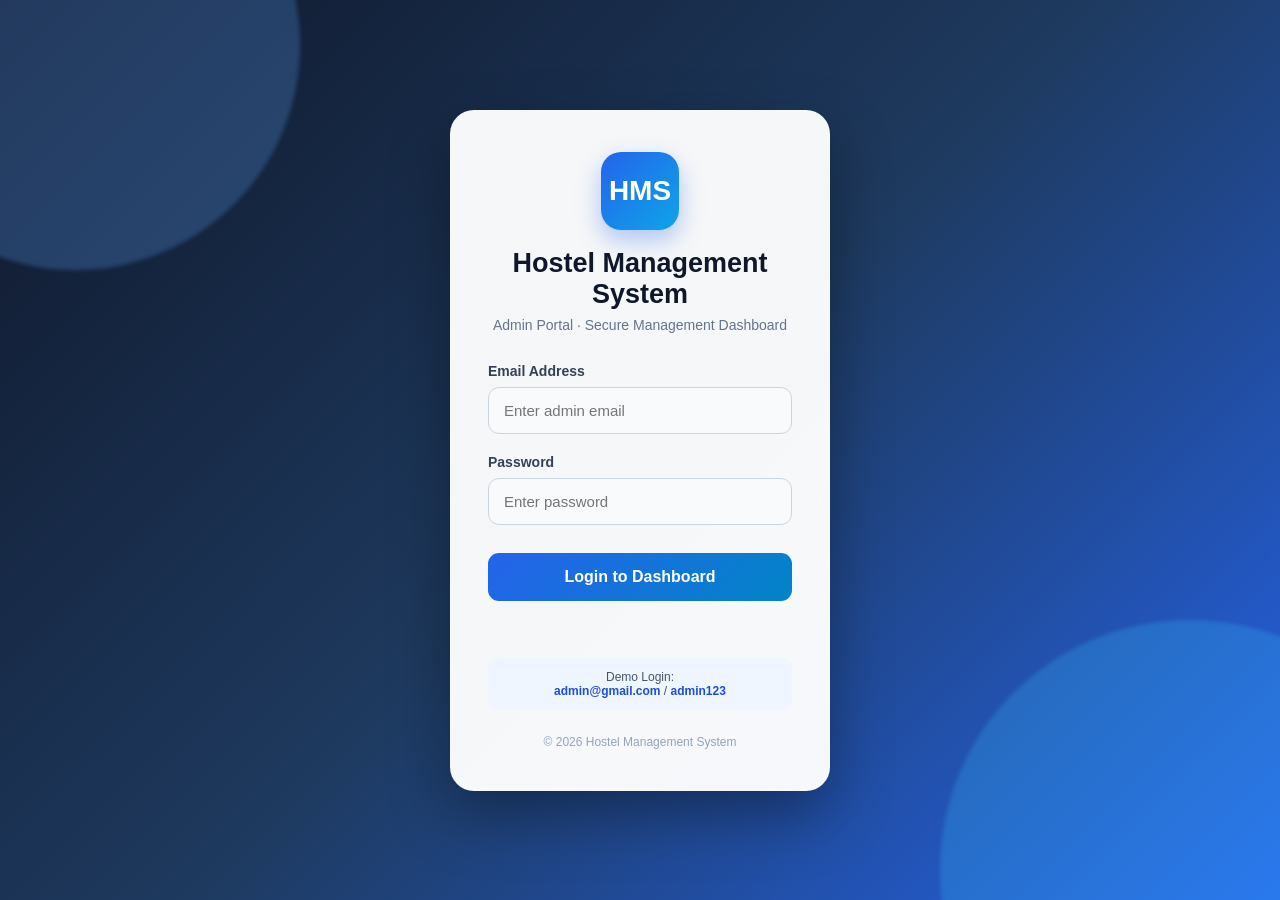
<file: index.html>
<!DOCTYPE html>
<html lang="en">

<head>
    <meta charset="UTF-8">
    <meta name="viewport" content="width=device-width, initial-scale=1.0">

    <title>HMS | Admin Login</title>

    <style>
        * {
            margin: 0;
            padding: 0;
            box-sizing: border-box;
            font-family: Arial, Helvetica, sans-serif;
        }

        body {
            min-height: 100vh;
            background: linear-gradient(135deg, #0f172a, #1e3a5f, #2563eb);
            display: flex;
            align-items: center;
            justify-content: center;
            overflow: hidden;
        }

        body::before,
        body::after {
            content: "";
            position: fixed;
            border-radius: 50%;
            filter: blur(2px);
            opacity: 0.25;
        }

        body::before {
            width: 450px;
            height: 450px;
            background: #60a5fa;
            top: -180px;
            left: -150px;
        }

        body::after {
            width: 500px;
            height: 500px;
            background: #38bdf8;
            bottom: -220px;
            right: -160px;
        }

        .login-container {
            width: 100%;
            max-width: 430px;
            padding: 25px;
            position: relative;
            z-index: 2;
        }

        .login-card {
            background: rgba(255, 255, 255, 0.96);
            border-radius: 24px;
            padding: 42px 38px;
            box-shadow: 0 25px 60px rgba(0, 0, 0, 0.35);
            text-align: center;
        }

        .logo-box {
            width: 78px;
            height: 78px;
            margin: 0 auto 18px;
            border-radius: 20px;
            background: linear-gradient(135deg, #2563eb, #0ea5e9);
            color: white;
            display: flex;
            align-items: center;
            justify-content: center;
            box-shadow: 0 10px 25px rgba(37, 99, 235, 0.35);
        }

        .logo-box span {
            font-size: 28px;
            font-weight: bold;
        }

        h1 {
            color: #0f172a;
            font-size: 27px;
            margin-bottom: 7px;
        }

        .subtitle {
            color: #64748b;
            font-size: 14px;
            margin-bottom: 30px;
        }

        .form-group {
            text-align: left;
            margin-bottom: 20px;
        }

        label {
            display: block;
            color: #334155;
            font-size: 14px;
            font-weight: bold;
            margin-bottom: 8px;
        }

        input[type="email"],
        input[type="password"] {
            width: 100%;
            padding: 14px 15px;
            border: 1px solid #cbd5e1;
            border-radius: 11px;
            outline: none;
            font-size: 15px;
            transition: 0.2s;
            background: #f8fafc;
        }

        input:focus {
            border-color: #2563eb;
            background: white;
            box-shadow: 0 0 0 3px rgba(37, 99, 235, 0.12);
        }

        .login-btn {
            width: 100%;
            border: none;
            padding: 15px;
            border-radius: 11px;
            background: linear-gradient(135deg, #2563eb, #0284c7);
            color: white;
            font-size: 16px;
            font-weight: bold;
            cursor: pointer;
            transition: 0.25s;
            margin-top: 8px;
        }

        .login-btn:hover {
            transform: translateY(-2px);
            box-shadow: 0 10px 25px rgba(37, 99, 235, 0.3);
        }

        .login-btn:active {
            transform: translateY(0);
        }

        .login-btn:disabled {
            opacity: 0.7;
            cursor: not-allowed;
            transform: none;
        }

        .demo {
            margin-top: 22px;
            padding: 12px;
            border-radius: 10px;
            background: #eff6ff;
            color: #475569;
            font-size: 12px;
        }

        .demo strong {
            color: #1d4ed8;
        }

        #loginMessage {
            margin-top: 15px;
            font-size: 14px;
            min-height: 20px;
        }

        .footer {
            margin-top: 25px;
            color: #94a3b8;
            font-size: 12px;
        }

        @media (max-width: 500px) {
            .login-card {
                padding: 32px 25px;
            }
        }
    </style>
</head>

<body>

    <div class="login-container">

        <div class="login-card">

            <div class="logo-box">
                <span>HMS</span>
            </div>

            <h1>Hostel Management System</h1>

            <p class="subtitle">
                Admin Portal · Secure Management Dashboard
            </p>

            <form id="loginForm">

                <div class="form-group">

                    <label for="email">
                        Email Address
                    </label>

                    <input
                        type="email"
                        id="email"
                        name="email"
                        placeholder="Enter admin email"
                        autocomplete="username"
                        required
                    >

                </div>

                <div class="form-group">

                    <label for="password">
                        Password
                    </label>

                    <input
                        type="password"
                        id="password"
                        name="password"
                        placeholder="Enter password"
                        autocomplete="current-password"
                        required
                    >

                </div>

                <button
                    type="submit"
                    class="login-btn"
                >
                    Login to Dashboard
                </button>

                <p id="loginMessage"></p>

            </form>

            <div class="demo">
                Demo Login:<br>
                <strong>admin@gmail.com</strong>
                /
                <strong>admin123</strong>
            </div>

            <div class="footer">
                © 2026 Hostel Management System
            </div>

        </div>

    </div>

    <script>

        document
            .getElementById("loginForm")
            .addEventListener("submit", async function (e) {

                e.preventDefault();

                const email =
                    document.getElementById("email").value.trim();

                const password =
                    document.getElementById("password").value;

                const message =
                    document.getElementById("loginMessage");

                const button =
                    document.querySelector(".login-btn");


                message.textContent = "Logging in...";
                message.style.color = "#2563eb";

                button.disabled = true;


                try {

                    const response = await fetch(
                        "auth/login.php",
                        {
                            method: "POST",

                            headers: {
                                "Content-Type": "application/json"
                            },

                            body: JSON.stringify({
                                email: email,
                                password: password
                            })
                        }
                    );


                    if (!response.ok) {

                        throw new Error(
                            "Server returned HTTP " + response.status
                        );

                    }


                    const data = await response.json();


                    if (data.success) {

                        message.textContent =
                            "Login successful! Opening dashboard...";

                        message.style.color = "green";


                        /*
                         * IMPORTANT:
                         * Dashboard opens in the SAME browser tab.
                         *
                         * Change this path only if your dashboard
                         * is located somewhere else.
                         */

                        setTimeout(function () {

                            window.location.href =
                                "pages/dashboard.html";

                        }, 700);


                    } else {

                        message.textContent =
                            data.message ||
                            "Invalid email or password.";

                        message.style.color = "red";

                    }


                } catch (error) {

                    console.error(
                        "Login Error:",
                        error
                    );


                    message.textContent =
                        "Unable to connect to the server.";

                    message.style.color = "red";


                } finally {

                    button.disabled = false;

                }

            });

    </script>

</body>

</html>
</file>
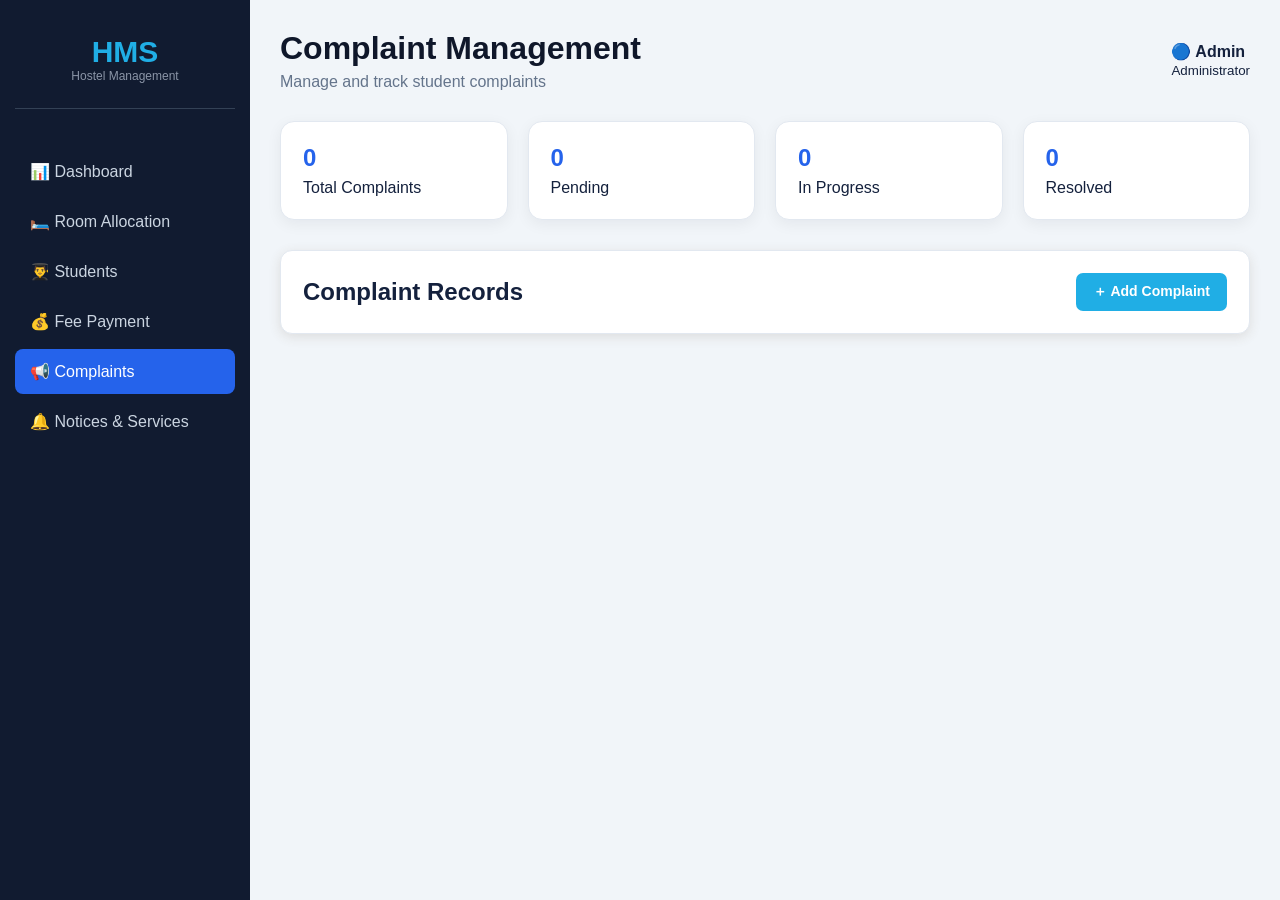
<file: pages/complaints.html>
<!DOCTYPE html>
<html lang="en">

<head>
    <meta charset="UTF-8">
    <meta name="viewport" content="width=device-width, initial-scale=1">

    <title>Complaint Management | HMS</title>

    <link rel="stylesheet" href="../css/style.css">

    <style>
        body {
            margin: 0;
            font-family: Arial;
            background: #f5f7fb;
            color: #14213d;
        }

        .layout {
            display: flex;
            min-height: 100vh;
        }

        .sidebar {
            width: 250px;
            background: #111b30;
            color: white;
            padding: 25px 15px;
        }

        .logo {
            text-align: center;
            margin-bottom: 40px;
        }

        .logo h2 {
            color: #20aee5;
            font-size: 30px;
            margin: 0;
        }

        .logo p {
            color: #8b95a7;
        }

        .nav a {
            display: block;
            color: #dce3ef;
            text-decoration: none;
            padding: 15px;
            border-radius: 8px;
            margin: 5px 0;
        }

        .nav a:hover,
        .nav a.active {
            background: #243452;
        }

        .main {
            flex: 1;
            padding: 35px;
        }

        .header {
            display: flex;
            justify-content: space-between;
            align-items: center;
        }

        .cards {
            display: grid;
            grid-template-columns: repeat(4, 1fr);
            gap: 20px;
            margin: 30px 0;
        }

        .card,
        .section {
            background: white;
            padding: 22px;
            border-radius: 12px;
            box-shadow: 0 3px 12px #ddd;
        }

        button {
            padding: 10px 17px;
            border: 0;
            border-radius: 7px;
            background: #20aee5;
            color: white;
            cursor: pointer;
        }

        button.danger {
            background: #e74c3c;
        }

        select,
        input,
        textarea {
            width: 100%;
            box-sizing: border-box;
            padding: 12px;
            border: 1px solid #ccc;
            border-radius: 7px;
            margin: 7px 0 15px;
        }

        .modal {
            display: none;
            position: fixed;
            inset: 0;
            background: #0008;
            align-items: center;
            justify-content: center;
        }

        .modal-box {
            background: white;
            width: 500px;
            padding: 30px;
            border-radius: 12px;
        }

        .close {
            float: right;
            font-size: 25px;
            cursor: pointer;
        }

        .complaint {
            border: 1px solid #ddd;
            border-radius: 10px;
            padding: 20px;
            margin: 15px 0;
        }

        .pending {
            color: #d68910;
        }

        .progress {
            color: #2980b9;
        }

        .resolved {
            color: #16834a;
        }
    </style>
</head>

<body>

<div class="layout">

    <aside class="sidebar">

        <div class="logo">
            <h2>HMS</h2>
            <p>Hostel Management</p>
        </div>

        <div class="nav">
            <a href="dashboard.html">📊 Dashboard</a>
            <a href="rooms.html">🛏️ Room Allocation</a>
            <a href="students.html">👨‍🎓 Students</a>
            <a href="fees.html">💰 Fee Payment</a>
            <a href="complaints.html" class="active">📢 Complaints</a>
            <a href="notices.html">🔔 Notices & Services</a>
        </div>

    </aside>

    <main class="main">

        <div class="header">

            <div>
                <h1>Complaint Management</h1>
                <p>Manage and track student complaints</p>
            </div>

            <div>
                <b>🔵 Admin</b>
                <br>
                <small>Administrator</small>
            </div>

        </div>

        <div class="cards">

            <div class="card">
                <h2 id="total">0</h2>
                <p>Total Complaints</p>
            </div>

            <div class="card">
                <h2 id="pending">0</h2>
                <p>Pending</p>
            </div>

            <div class="card">
                <h2 id="progress">0</h2>
                <p>In Progress</p>
            </div>

            <div class="card">
                <h2 id="resolved">0</h2>
                <p>Resolved</p>
            </div>

        </div>

        <div class="section">

            <div style="display:flex;justify-content:space-between;align-items:center">

                <h2>Complaint Records</h2>

                <button onclick="openModal()">
                    ＋ Add Complaint
                </button>

            </div>

            <div id="complaints"></div>

        </div>

    </main>

</div>


<div class="modal" id="modal">

    <div class="modal-box">

        <span class="close" onclick="closeModal()">×</span>

        <h2>Add Complaint</h2>

        <label>Student Name</label>

        <input
            id="studentName"
            placeholder="Enter student name"
        >

        <label>Student ID</label>

        <input
            id="studentId"
            placeholder="Enter student ID"
        >

        <label>Complaint Title</label>

        <input
            id="title"
            placeholder="Enter complaint title"
        >

        <label>Category</label>

        <select id="category">

            <option>Electrical</option>
            <option>Water Supply</option>
            <option>Furniture</option>
            <option>Cleanliness</option>
            <option>Internet</option>
            <option>Other</option>

        </select>

        <label>Description</label>

        <textarea
            id="description"
            rows="4"
            placeholder="Describe the complaint"
        ></textarea>

        <button
            onclick="addComplaint()"
            style="width:100%"
        >
            Submit Complaint
        </button>

    </div>

</div>


<script>

let complaints =
    JSON.parse(localStorage.getItem("hms_complaints")) || [];


function save() {

    localStorage.setItem(
        "hms_complaints",
        JSON.stringify(complaints)
    );

}


function render() {

    let container =
        document.getElementById("complaints");

    container.innerHTML = "";

    let pending = 0;
    let progress = 0;
    let resolved = 0;


    complaints.forEach((c, index) => {

        if (c.status === "Pending")
            pending++;

        if (c.status === "In Progress")
            progress++;

        if (c.status === "Resolved")
            resolved++;


        let div = document.createElement("div");

        div.className = "complaint";


        div.innerHTML = `

            <h2>${c.title}</h2>

            <p>
                <b>Complaint ID:</b>
                CMP${String(index + 1).padStart(3, "0")}
            </p>

            <p>
                <b>Student:</b>
                ${c.studentName}
            </p>

            <p>
                <b>Student ID:</b>
                ${c.studentId}
            </p>

            <p>
                <b>Category:</b>
                ${c.category}
            </p>

            <p>
                <b>Date:</b>
                ${c.date}
            </p>

            <p>
                ${c.description}
            </p>

            <p>
                <b>Status:</b>

                <select
                    onchange="changeStatus(${index}, this.value)"
                    style="width:auto"
                >

                    <option
                        ${c.status === "Pending" ? "selected" : ""}
                    >
                        Pending
                    </option>

                    <option
                        ${c.status === "In Progress" ? "selected" : ""}
                    >
                        In Progress
                    </option>

                    <option
                        ${c.status === "Resolved" ? "selected" : ""}
                    >
                        Resolved
                    </option>

                </select>

            </p>

            <button
                class="danger"
                onclick="deleteComplaint(${index})"
            >
                Delete
            </button>

        `;


        container.appendChild(div);

    });


    document.getElementById("total").innerText =
        complaints.length;

    document.getElementById("pending").innerText =
        pending;

    document.getElementById("progress").innerText =
        progress;

    document.getElementById("resolved").innerText =
        resolved;

}


function openModal() {

    document.getElementById("modal").style.display = "flex";

}


function closeModal() {

    document.getElementById("modal").style.display = "none";

}


function addComplaint() {

    let studentName =
        document.getElementById("studentName").value.trim();

    let studentId =
        document.getElementById("studentId").value.trim();

    let title =
        document.getElementById("title").value.trim();

    let category =
        document.getElementById("category").value;

    let description =
        document.getElementById("description").value.trim();


    if (
        !studentName ||
        !studentId ||
        !title ||
        !description
    ) {

        alert("Please fill all fields.");

        return;

    }


    complaints.push({

        studentName: studentName,

        studentId: studentId,

        title: title,

        category: category,

        description: description,

        status: "Pending",

        date: new Date().toLocaleDateString()

    });


    save();

    render();

    closeModal();


    document.getElementById("studentName").value = "";

    document.getElementById("studentId").value = "";

    document.getElementById("title").value = "";

    document.getElementById("description").value = "";


    alert("Complaint added successfully!");

}


function changeStatus(index, status) {

    complaints[index].status = status;

    save();

    render();

}


function deleteComplaint(index) {

    if (confirm("Delete this complaint?")) {

        complaints.splice(index, 1);

        save();

        render();

    }

}


render();

</script>

</body>

</html>
</file>
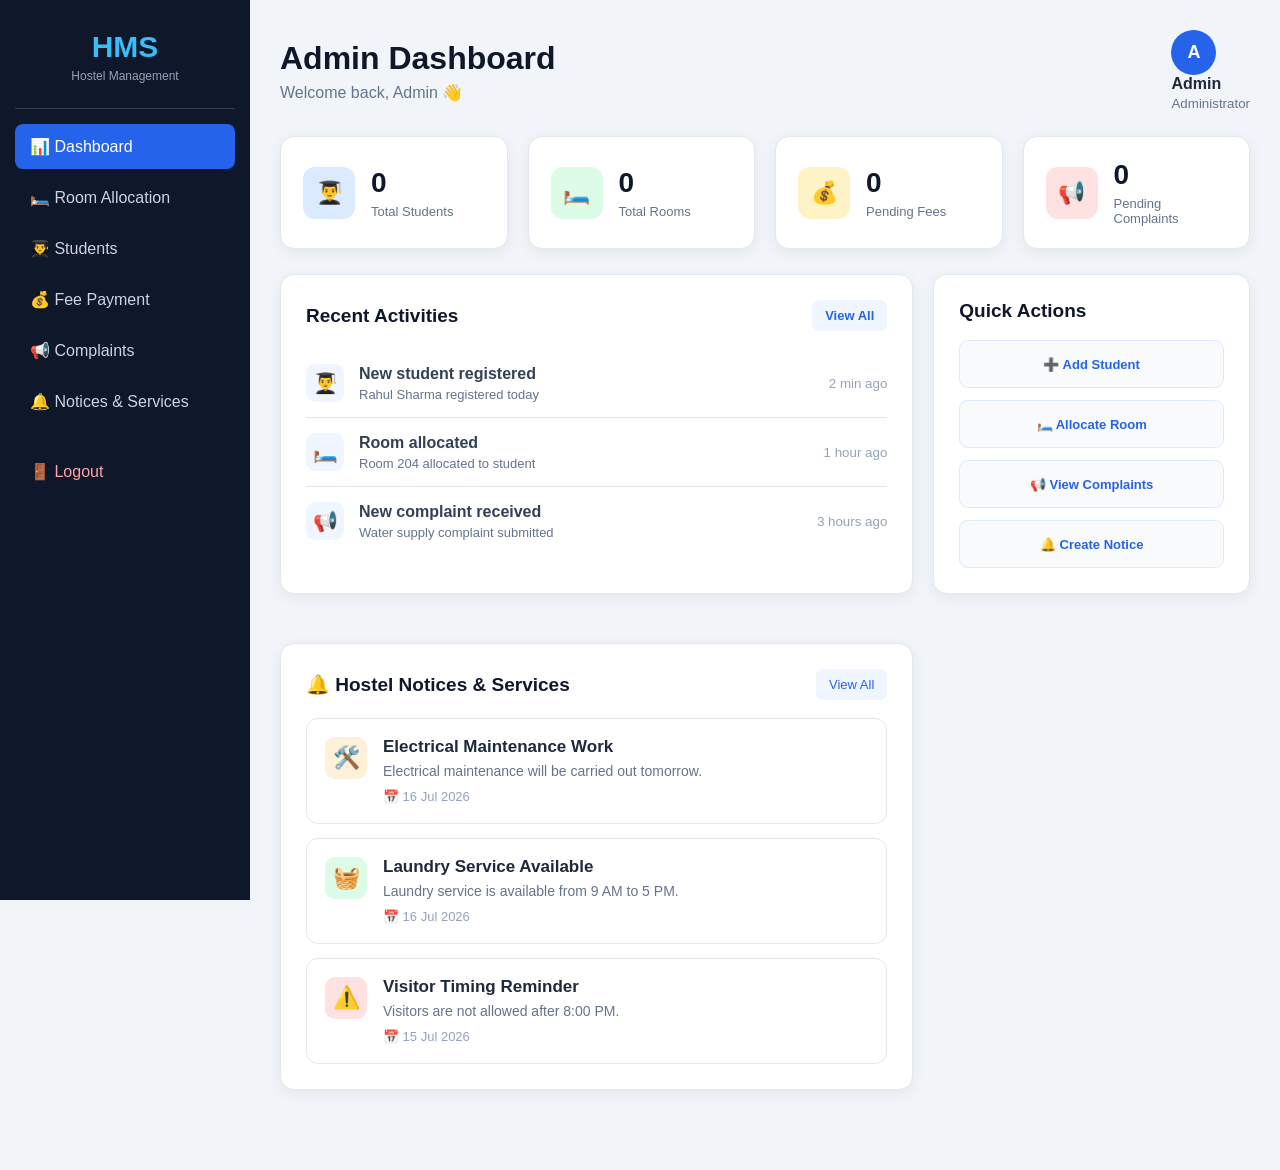
<file: pages/dashboard.html>
<!DOCTYPE html>
<html lang="en">

<head>
    <meta charset="UTF-8">
    <meta name="viewport" content="width=device-width, initial-scale=1.0">

    <title>Admin Dashboard | Hostel Management System</title>

    <link rel="stylesheet" href="../css/style.css">
</head>

<body>

    <!-- Sidebar -->
    <div class="sidebar">

        <div class="logo">
            <h2>HMS</h2>
            <p>Hostel Management</p>
        </div>

        <ul class="menu">

            <li class="active">
                <a href="dashboard.html">📊 Dashboard</a>
            </li>

            <li>
                <a href="rooms.html">🛏️ Room Allocation</a>
            </li>

            <li>
                <a href="students.html">👨‍🎓 Students</a>
            </li>

            <li>
                <a href="fees.html">💰 Fee Payment</a>
            </li>

            <li>
                <a href="complaints.html">📢 Complaints</a>
            </li>

            <li>
                <a href="notices.html">🔔 Notices & Services</a>
            </li>

        </ul>

        <div class="logout">
            <a href="../index.html">🚪 Logout</a>
        </div>

    </div>


    <!-- Main Content -->
    <div class="main-content">

        <!-- Top Bar -->
        <div class="topbar">

            <div>
                <h1>Admin Dashboard</h1>
                <p>Welcome back, Admin 👋</p>
            </div>

            <div class="admin-profile">

                <div class="profile-icon">
                    A
                </div>

                <div>
                    <strong>Admin</strong>
                    <small>Administrator</small>
                </div>

            </div>

        </div>


        <!-- Dashboard Cards -->
        <div class="dashboard-cards">

            <div class="card">

                <div class="card-icon blue">
                    👨‍🎓
                </div>

                <div>
                    <h3 id="totalStudents">0</h3>
                    <p>Total Students</p>
                </div>

            </div>


            <div class="card">

                <div class="card-icon green">
                    🛏️
                </div>

                <div>
                    <h3 id="totalRooms">0</h3>
                    <p>Total Rooms</p>
                </div>

            </div>


            <div class="card">

                <div class="card-icon orange">
                    💰
                </div>

                <div>
                    <h3 id="pendingFees">0</h3>
                    <p>Pending Fees</p>
                </div>

            </div>


            <div class="card">

                <div class="card-icon red">
                    📢
                </div>

                <div>
                    <h3 id="pendingComplaints">0</h3>
                    <p>Pending Complaints</p>
                </div>

            </div>

        </div>


        <!-- Dashboard Sections -->
        <div class="dashboard-sections">

            <!-- Recent Activities -->
            <div class="section-box">

                <div class="section-header">

                    <h2>Recent Activities</h2>

                    <button onclick="showMessage()">
                        View All
                    </button>

                </div>


                <div class="activity">

                    <span class="activity-icon">
                        👨‍🎓
                    </span>

                    <div>
                        <strong>New student registered</strong>
                        <p>Rahul Sharma registered today</p>
                    </div>

                    <small>
                        2 min ago
                    </small>

                </div>


                <div class="activity">

                    <span class="activity-icon">
                        🛏️
                    </span>

                    <div>
                        <strong>Room allocated</strong>
                        <p>Room 204 allocated to student</p>
                    </div>

                    <small>
                        1 hour ago
                    </small>

                </div>


                <div class="activity">

                    <span class="activity-icon">
                        📢
                    </span>

                    <div>
                        <strong>New complaint received</strong>
                        <p>Water supply complaint submitted</p>
                    </div>

                    <small>
                        3 hours ago
                    </small>

                </div>

            </div>


            <!-- Quick Actions -->
            <div class="section-box">

                <div class="section-header">

                    <h2>Quick Actions</h2>

                </div>


                <div class="quick-actions">

                    <a href="students.html" class="action-btn">
                        ➕ Add Student
                    </a>

                    <a href="rooms.html" class="action-btn">
                        🛏️ Allocate Room
                    </a>

                    <a href="complaints.html" class="action-btn">
                        📢 View Complaints
                    </a>

                    <a href="notices.html" class="action-btn">
                        🔔 Create Notice
                    </a>

                </div>

            </div>

        </div>


        <!-- Hostel Notices & Services -->
        <div class="dashboard-sections">

            <div class="section-box hostel-notices">

                <div class="section-header">

                    <h2>
                        🔔 Hostel Notices & Services
                    </h2>

                    <a href="notices.html" class="view-all">
                        View All
                    </a>

                </div>


                <div class="dashboard-notice-list">


                    <!-- Maintenance Notice -->
                    <div class="dashboard-notice">

                        <span class="notice-icon maintenance-icon">
                            🛠️
                        </span>

                        <div class="notice-content">

                            <h3>
                                Electrical Maintenance Work
                            </h3>

                            <p>
                                Electrical maintenance will be
                                carried out tomorrow.
                            </p>

                            <small>
                                📅 16 Jul 2026
                            </small>

                        </div>

                    </div>


                    <!-- Service Notice -->
                    <div class="dashboard-notice">

                        <span class="notice-icon service-icon">
                            🧺
                        </span>

                        <div class="notice-content">

                            <h3>
                                Laundry Service Available
                            </h3>

                            <p>
                                Laundry service is available
                                from 9 AM to 5 PM.
                            </p>

                            <small>
                                📅 16 Jul 2026
                            </small>

                        </div>

                    </div>


                    <!-- Hostel Rule Notice -->
                    <div class="dashboard-notice">

                        <span class="notice-icon important-icon">
                            ⚠️
                        </span>

                        <div class="notice-content">

                            <h3>
                                Visitor Timing Reminder
                            </h3>

                            <p>
                                Visitors are not allowed
                                after 8:00 PM.
                            </p>

                            <small>
                                📅 15 Jul 2026
                            </small>

                        </div>

                    </div>

                </div>

            </div>

        </div>

    </div>


    <script src="../js/script.js"></script>

</body>

</html>
</file>
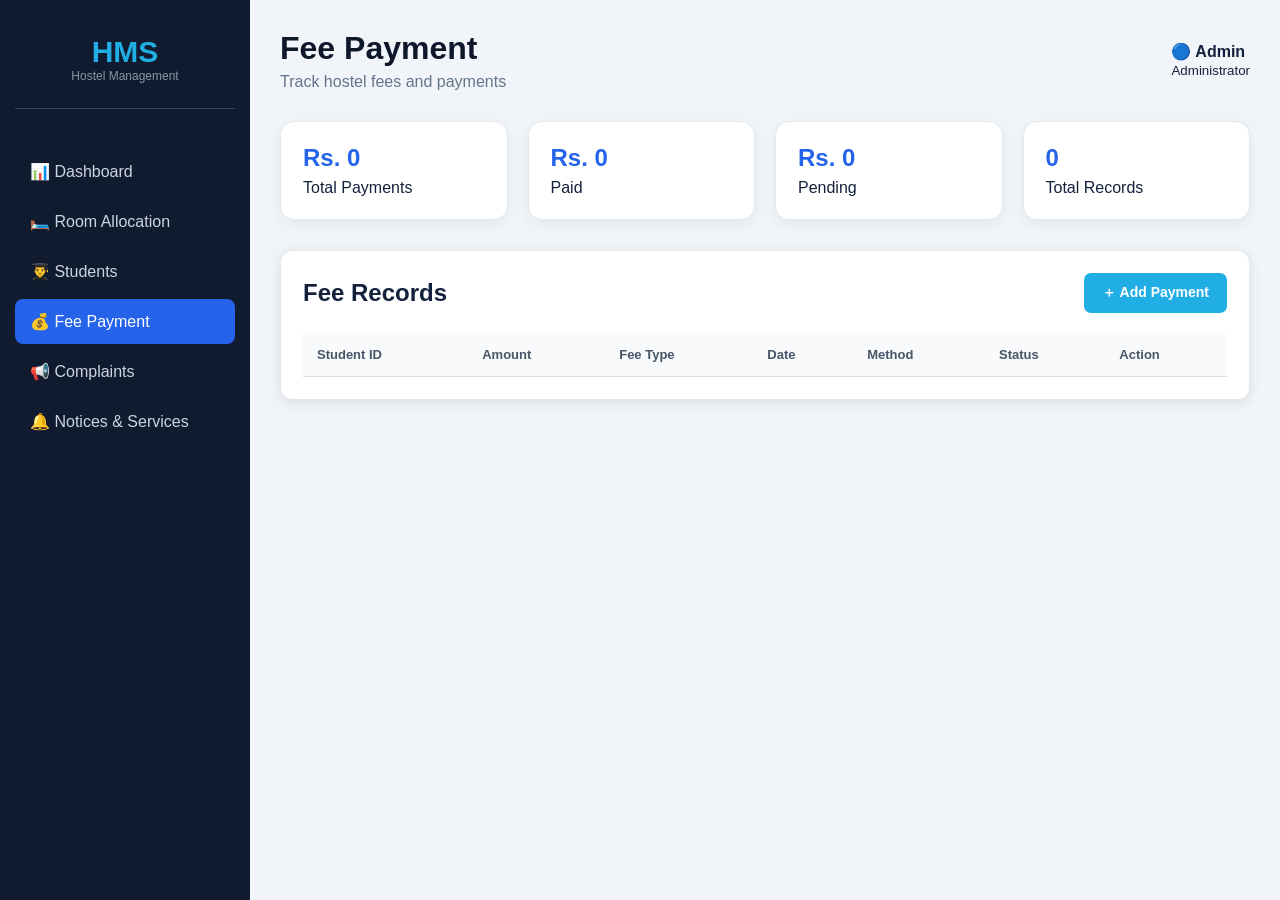
<file: pages/fees.html>
<!DOCTYPE html>
<html lang="en">

<head>
    <meta charset="UTF-8">
    <meta name="viewport" content="width=device-width, initial-scale=1.0">
    <title>Fee Payment | HMS</title>

    <link rel="stylesheet" href="../css/style.css">

    <style>
        body {
            margin: 0;
            font-family: Arial;
            background: #f5f7fb;
            color: #14213d;
        }

        .layout {
            display: flex;
            min-height: 100vh;
        }

        .sidebar {
            width: 250px;
            background: #111b30;
            color: white;
            padding: 25px 15px;
        }

        .logo {
            text-align: center;
            margin-bottom: 40px;
        }

        .logo h2 {
            color: #20aee5;
            font-size: 30px;
            margin: 0;
        }

        .logo p {
            color: #8b95a7;
        }

        .nav a {
            display: block;
            color: #dce3ef;
            text-decoration: none;
            padding: 15px;
            border-radius: 8px;
            margin: 5px 0;
        }

        .nav a:hover,
        .nav a.active {
            background: #243452;
        }

        .main {
            flex: 1;
            padding: 35px;
        }

        .header {
            display: flex;
            justify-content: space-between;
            align-items: center;
        }

        .cards {
            display: grid;
            grid-template-columns: repeat(4, 1fr);
            gap: 20px;
            margin: 30px 0;
        }

        .card,
        .section {
            background: white;
            padding: 22px;
            border-radius: 12px;
            box-shadow: 0 3px 12px #ddd;
        }

        table {
            width: 100%;
            border-collapse: collapse;
            margin-top: 20px;
        }

        th,
        td {
            padding: 14px;
            border-bottom: 1px solid #ddd;
            text-align: left;
        }

        button {
            padding: 11px 18px;
            border: 0;
            border-radius: 7px;
            background: #20aee5;
            color: white;
            cursor: pointer;
        }

        button:hover {
            opacity: 0.9;
        }

        input,
        select {
            width: 100%;
            box-sizing: border-box;
            padding: 12px;
            border: 1px solid #ccc;
            border-radius: 7px;
            margin: 7px 0 15px;
        }

        .modal {
            display: none;
            position: fixed;
            inset: 0;
            background: #0008;
            align-items: center;
            justify-content: center;
        }

        .modal-box {
            background: white;
            width: 430px;
            padding: 30px;
            border-radius: 12px;
        }

        .close {
            float: right;
            font-size: 25px;
            cursor: pointer;
        }

        .paid {
            color: #16834a;
            font-weight: bold;
        }

        .pending {
            color: #d68910;
            font-weight: bold;
        }
    </style>
</head>

<body>

<div class="layout">

    <aside class="sidebar">

        <div class="logo">
            <h2>HMS</h2>
            <p>Hostel Management</p>
        </div>

        <div class="nav">

            <a href="dashboard.html">📊 Dashboard</a>

            <a href="rooms.html">🛏️ Room Allocation</a>

            <a href="students.html">👨‍🎓 Students</a>

            <a href="fees.html" class="active">💰 Fee Payment</a>

            <a href="complaints.html">📢 Complaints</a>

            <a href="notices.html">🔔 Notices & Services</a>

        </div>

    </aside>


    <main class="main">

        <div class="header">

            <div>
                <h1>Fee Payment</h1>
                <p>Track hostel fees and payments</p>
            </div>

            <div>
                <b>🔵 Admin</b>
                <br>
                <small>Administrator</small>
            </div>

        </div>


        <div class="cards">

            <div class="card">
                <h2 id="total">Rs. 0</h2>
                <p>Total Payments</p>
            </div>

            <div class="card">
                <h2 id="paid">Rs. 0</h2>
                <p>Paid</p>
            </div>

            <div class="card">
                <h2 id="pending">Rs. 0</h2>
                <p>Pending</p>
            </div>

            <div class="card">
                <h2 id="records">0</h2>
                <p>Total Records</p>
            </div>

        </div>


        <div class="section">

            <div style="display:flex;justify-content:space-between;align-items:center">

                <h2>Fee Records</h2>

                <button onclick="openModal()">
                    ＋ Add Payment
                </button>

            </div>


            <table>

                <thead>

                    <tr>
                        <th>Student ID</th>
                        <th>Amount</th>
                        <th>Fee Type</th>
                        <th>Date</th>
                        <th>Method</th>
                        <th>Status</th>
                        <th>Action</th>
                    </tr>

                </thead>

                <tbody id="feeTable"></tbody>

            </table>

        </div>

    </main>

</div>


<div class="modal" id="modal">

    <div class="modal-box">

        <span class="close" onclick="closeModal()">×</span>

        <h2>Add Fee Payment</h2>

        <label>Student ID</label>

        <input
            id="studentId"
            placeholder="Enter student ID"
        >

        <label>Amount</label>

        <input
            id="amount"
            type="number"
            placeholder="Enter amount"
        >

        <label>Fee Type</label>

        <select id="feeType">

            <option>Monthly Fee</option>
            <option>Admission Fee</option>
            <option>Security Deposit</option>
            <option>Other</option>

        </select>

        <label>Payment Method</label>

        <select id="method">

            <option>Cash</option>
            <option>eSewa</option>
            <option>Khalti</option>
            <option>Bank Transfer</option>

        </select>

        <label>Status</label>

        <select id="status">

            <option>Paid</option>
            <option>Pending</option>

        </select>

        <button
            onclick="addPayment()"
            style="width:100%"
        >
            Save Payment
        </button>

    </div>

</div>


<script>

let fees = JSON.parse(
    localStorage.getItem("hms_fees")
) || [];


function save() {

    localStorage.setItem(
        "hms_fees",
        JSON.stringify(fees)
    );

}


function render() {

    let table = document.getElementById("feeTable");

    table.innerHTML = "";

    let total = 0;
    let paid = 0;
    let pending = 0;


    fees.forEach((f, index) => {

        let amount = Number(f.amount);

        total += amount;

        if (f.status === "Paid") {
            paid += amount;
        } else {
            pending += amount;
        }


        let row = document.createElement("tr");


        row.innerHTML = `

            <td>${f.studentId}</td>

            <td>Rs. ${amount}</td>

            <td>${f.type}</td>

            <td>${f.date}</td>

            <td>${f.method}</td>

            <td class="${f.status === "Paid" ? "paid" : "pending"}">
                ${f.status}
            </td>

            <td>
                <button onclick="deleteFee(${index})">
                    Delete
                </button>
            </td>

        `;


        table.appendChild(row);

    });


    document.getElementById("total").innerText =
        "Rs. " + total;

    document.getElementById("paid").innerText =
        "Rs. " + paid;

    document.getElementById("pending").innerText =
        "Rs. " + pending;

    document.getElementById("records").innerText =
        fees.length;

}


function openModal() {

    document.getElementById("modal").style.display = "flex";

}


function closeModal() {

    document.getElementById("modal").style.display = "none";

}


function addPayment() {

    let studentId =
        document.getElementById("studentId").value.trim();

    let amount =
        document.getElementById("amount").value;

    let type =
        document.getElementById("feeType").value;

    let method =
        document.getElementById("method").value;

    let status =
        document.getElementById("status").value;


    if (!studentId || !amount) {

        alert("Please enter Student ID and Amount.");

        return;

    }


    fees.push({

        studentId: studentId,

        amount: Number(amount),

        type: type,

        method: method,

        status: status,

        date: new Date().toLocaleDateString()

    });


    save();

    render();

    closeModal();


    document.getElementById("studentId").value = "";

    document.getElementById("amount").value = "";


    alert("Fee payment saved successfully!");

}


function deleteFee(index) {

    if (confirm("Delete this payment?")) {

        fees.splice(index, 1);

        save();

        render();

    }

}


render();

</script>

</body>
</html>
</file>
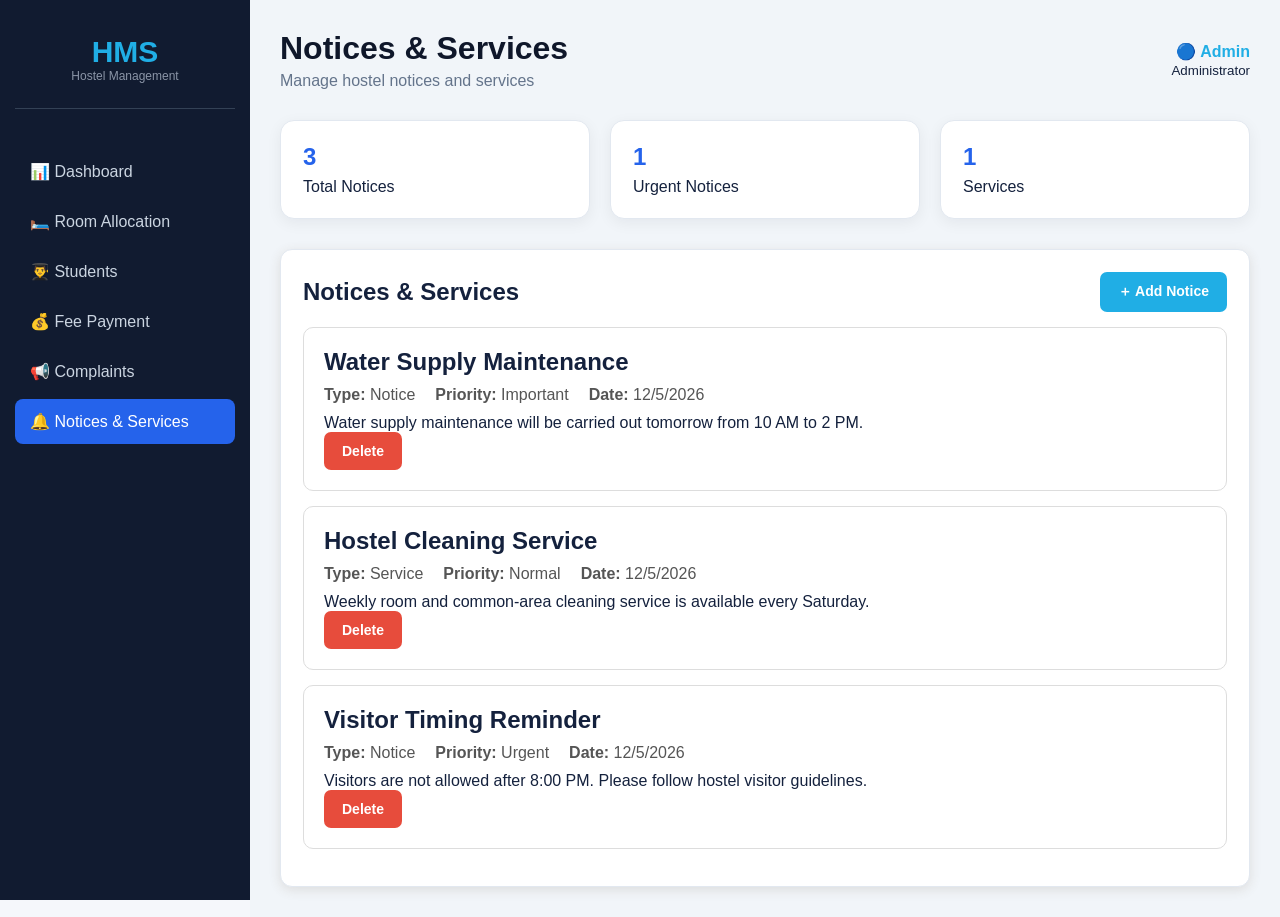
<file: pages/notices.html>
<!DOCTYPE html>
<html lang="en">
<head>
    <meta charset="UTF-8">
    <meta name="viewport" content="width=device-width, initial-scale=1.0">

    <title>Notices & Services | HMS</title>

    <link rel="stylesheet" href="../css/style.css">

    <style>
        body {
            margin: 0;
            font-family: Arial, sans-serif;
            background: #f5f7fb;
            color: #14213d;
        }

        .layout {
            display: flex;
            min-height: 100vh;
        }

        .sidebar {
            width: 250px;
            background: #111b30;
            color: white;
            padding: 25px 15px;
            box-sizing: border-box;
        }

        .logo {
            text-align: center;
            margin-bottom: 40px;
        }

        .logo h2 {
            color: #20aee5;
            font-size: 30px;
            margin: 0;
        }

        .logo p {
            color: #8b95a7;
        }

        .nav a {
            display: block;
            color: #dce3ef;
            text-decoration: none;
            padding: 15px;
            border-radius: 8px;
            margin: 5px 0;
        }

        .nav a:hover,
        .nav a.active {
            background: #243452;
        }

        .main {
            flex: 1;
            padding: 35px;
        }

        .header {
            display: flex;
            justify-content: space-between;
            align-items: center;
        }

        .header h1 {
            margin-bottom: 5px;
        }

        .cards {
            display: grid;
            grid-template-columns: repeat(3, 1fr);
            gap: 20px;
            margin: 30px 0;
        }

        .card,
        .section {
            background: white;
            padding: 22px;
            border-radius: 12px;
            box-shadow: 0 3px 12px #ddd;
        }

        .card h2 {
            margin-top: 0;
            color: #20aee5;
        }

        button {
            padding: 11px 18px;
            border: 0;
            border-radius: 7px;
            background: #20aee5;
            color: white;
            cursor: pointer;
        }

        button:hover {
            opacity: 0.9;
        }

        button.danger {
            background: #e74c3c;
        }

        input,
        select,
        textarea {
            width: 100%;
            box-sizing: border-box;
            padding: 12px;
            border: 1px solid #ccc;
            border-radius: 7px;
            margin: 7px 0 15px;
            font-family: Arial, sans-serif;
        }

        .modal {
            display: none;
            position: fixed;
            inset: 0;
            background: rgba(0, 0, 0, 0.55);
            align-items: center;
            justify-content: center;
            z-index: 1000;
        }

        .modal-box {
            background: white;
            width: 500px;
            max-width: 90%;
            padding: 30px;
            border-radius: 12px;
            box-sizing: border-box;
        }

        .close {
            float: right;
            font-size: 25px;
            cursor: pointer;
        }

        .notice {
            border: 1px solid #ddd;
            border-radius: 10px;
            padding: 20px;
            margin: 15px 0;
            background: #fff;
        }

        .notice h2 {
            margin-top: 0;
        }

        .notice-meta {
            display: flex;
            gap: 20px;
            flex-wrap: wrap;
            color: #555;
            margin: 10px 0;
        }

        .admin-info {
            text-align: right;
        }

        .admin-info b {
            color: #20aee5;
        }

        @media (max-width: 900px) {
            .cards {
                grid-template-columns: 1fr;
            }

            .sidebar {
                width: 210px;
            }
        }
    </style>
</head>

<body>

<div class="layout">

    <!-- Sidebar -->
    <aside class="sidebar">

        <div class="logo">
            <h2>HMS</h2>
            <p>Hostel Management</p>
        </div>

        <div class="nav">

            <a href="dashboard.html">
                📊 Dashboard
            </a>

            <a href="rooms.html">
                🛏️ Room Allocation
            </a>

            <a href="students.html">
                👨‍🎓 Students
            </a>

            <a href="fees.html">
                💰 Fee Payment
            </a>

            <a href="complaints.html">
                📢 Complaints
            </a>

            <a href="notices.html" class="active">
                🔔 Notices & Services
            </a>

        </div>

    </aside>


    <!-- Main Content -->
    <main class="main">

        <!-- Header -->
        <div class="header">

            <div>
                <h1>Notices & Services</h1>
                <p>Manage hostel notices and services</p>
            </div>

            <div class="admin-info">
                <b>🔵 Admin</b>
                <br>
                <small>Administrator</small>
            </div>

        </div>


        <!-- Summary Cards -->
        <div class="cards">

            <div class="card">
                <h2 id="total">0</h2>
                <p>Total Notices</p>
            </div>

            <div class="card">
                <h2 id="urgent">0</h2>
                <p>Urgent Notices</p>
            </div>

            <div class="card">
                <h2 id="services">0</h2>
                <p>Services</p>
            </div>

        </div>


        <!-- Notices Section -->
        <div class="section">

            <div style="display:flex; justify-content:space-between; align-items:center; gap:15px;">

                <h2>Notices & Services</h2>

                <button onclick="openModal()">
                    ＋ Add Notice
                </button>

            </div>

            <div id="noticeList"></div>

        </div>

    </main>

</div>


<!-- Add Notice Modal -->
<div class="modal" id="modal">

    <div class="modal-box">

        <span class="close" onclick="closeModal()">×</span>

        <h2>Add Notice / Service</h2>

        <label>Title</label>

        <input
            id="title"
            type="text"
            placeholder="Enter title"
        >


        <label>Type</label>

        <select id="type">

            <option value="Notice">
                Notice
            </option>

            <option value="Service">
                Service
            </option>

        </select>


        <label>Priority</label>

        <select id="priority">

            <option value="Normal">
                Normal
            </option>

            <option value="Important">
                Important
            </option>

            <option value="Urgent">
                Urgent
            </option>

        </select>


        <label>Description</label>

        <textarea
            id="description"
            rows="5"
            placeholder="Enter notice or service details"
        ></textarea>


        <button
            onclick="addNotice()"
            style="width:100%;"
        >
            Publish
        </button>

    </div>

</div>


<script>

    /* ==============================
       LOAD NOTICES
    ============================== */

    let notices = JSON.parse(
        localStorage.getItem("hms_notices")
    ) || [

        {
            title: "Water Supply Maintenance",
            type: "Notice",
            priority: "Important",
            description:
                "Water supply maintenance will be carried out tomorrow from 10 AM to 2 PM.",
            date: new Date().toLocaleDateString()
        },

        {
            title: "Hostel Cleaning Service",
            type: "Service",
            priority: "Normal",
            description:
                "Weekly room and common-area cleaning service is available every Saturday.",
            date: new Date().toLocaleDateString()
        },

        {
            title: "Visitor Timing Reminder",
            type: "Notice",
            priority: "Urgent",
            description:
                "Visitors are not allowed after 8:00 PM. Please follow hostel visitor guidelines.",
            date: new Date().toLocaleDateString()
        }

    ];


    /* ==============================
       SAVE DATA
    ============================== */

    function save() {

        localStorage.setItem(
            "hms_notices",
            JSON.stringify(notices)
        );

    }


    /* ==============================
       DISPLAY NOTICES
    ============================== */

    function render() {

        const container =
            document.getElementById("noticeList");

        container.innerHTML = "";

        let urgent = 0;
        let services = 0;


        notices.forEach((n, index) => {

            if (n.priority === "Urgent") {
                urgent++;
            }

            if (n.type === "Service") {
                services++;
            }


            const div =
                document.createElement("div");

            div.className = "notice";


            div.innerHTML = `

                <h2>
                    ${escapeHTML(n.title)}
                </h2>

                <div class="notice-meta">

                    <span>
                        <b>Type:</b>
                        ${escapeHTML(n.type)}
                    </span>

                    <span>
                        <b>Priority:</b>
                        ${escapeHTML(n.priority)}
                    </span>

                    <span>
                        <b>Date:</b>
                        ${escapeHTML(n.date)}
                    </span>

                </div>

                <p>
                    ${escapeHTML(n.description)}
                </p>

                <button
                    class="danger"
                    onclick="deleteNotice(${index})"
                >
                    Delete
                </button>

            `;

            container.appendChild(div);

        });


        document.getElementById("total").innerText =
            notices.length;

        document.getElementById("urgent").innerText =
            urgent;

        document.getElementById("services").innerText =
            services;

    }


    /* ==============================
       SECURITY HELPER
    ============================== */

    function escapeHTML(text) {

        const div =
            document.createElement("div");

        div.textContent = text;

        return div.innerHTML;

    }


    /* ==============================
       OPEN MODAL
    ============================== */

    function openModal() {

        document.getElementById("modal")
            .style.display = "flex";

    }


    /* ==============================
       CLOSE MODAL
    ============================== */

    function closeModal() {

        document.getElementById("modal")
            .style.display = "none";

    }


    /* ==============================
       ADD NOTICE
    ============================== */

    function addNotice() {

        const title =
            document.getElementById("title")
                .value.trim();

        const type =
            document.getElementById("type")
                .value;

        const priority =
            document.getElementById("priority")
                .value;

        const description =
            document.getElementById("description")
                .value.trim();


        if (!title || !description) {

            alert(
                "Please enter the title and description."
            );

            return;

        }


        notices.unshift({

            title: title,

            type: type,

            priority: priority,

            description: description,

            date: new Date().toLocaleDateString()

        });


        save();

        render();

        closeModal();


        document.getElementById("title")
            .value = "";

        document.getElementById("description")
            .value = "";


        alert(
            "Notice published successfully!"
        );

    }


    /* ==============================
       DELETE NOTICE
    ============================== */

    function deleteNotice(index) {

        if (
            confirm(
                "Are you sure you want to delete this notice?"
            )
        ) {

            notices.splice(index, 1);

            save();

            render();

        }

    }


    /* ==============================
       CLOSE MODAL WHEN CLICKING OUTSIDE
    ============================== */

    document.getElementById("modal")
        .addEventListener("click", function(event) {

            if (event.target === this) {
                closeModal();
            }

        });


    /* ==============================
       INITIAL LOAD
    ============================== */

    save();

    render();

</script>

</body>
</html>
</file>
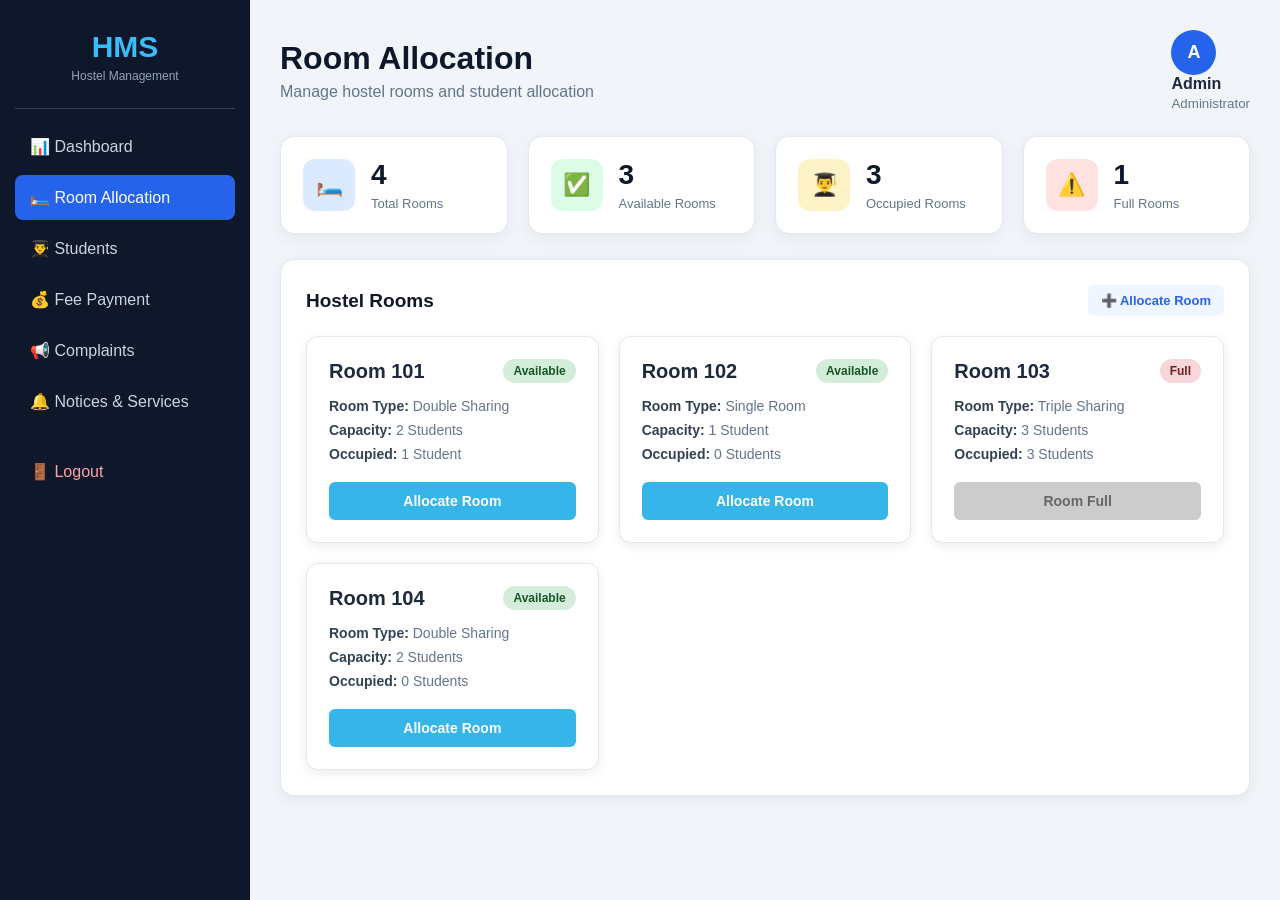
<file: pages/rooms.html>
<!DOCTYPE html>
<html lang="en">

<head>
    <meta charset="UTF-8">
    <meta name="viewport" content="width=device-width, initial-scale=1.0">

    <title>Room Allocation | Hostel Management System</title>

    <link rel="stylesheet" href="../css/style.css">

    <style>
        /* Modal */
        .modal {
            display: none;
            position: fixed;
            z-index: 9999;
            left: 0;
            top: 0;
            width: 100%;
            height: 100%;
            background: rgba(0, 0, 0, 0.55);
            align-items: center;
            justify-content: center;
        }

        .modal-content {
            background: white;
            width: 90%;
            max-width: 500px;
            padding: 30px;
            border-radius: 12px;
            position: relative;
            box-shadow: 0 10px 40px rgba(0, 0, 0, 0.3);
        }

        .modal-content h2 {
            margin-bottom: 10px;
        }

        .modal-content label {
            display: block;
            margin-top: 15px;
            margin-bottom: 6px;
            font-weight: bold;
        }

        .modal-content input,
        .modal-content select {
            width: 100%;
            padding: 12px;
            border: 1px solid #ccc;
            border-radius: 6px;
            box-sizing: border-box;
        }

        .close {
            position: absolute;
            right: 20px;
            top: 10px;
            font-size: 30px;
            cursor: pointer;
        }

        .submit-btn {
            width: 100%;
            margin-top: 25px;
            padding: 13px;
            border: none;
            border-radius: 6px;
            background: #36b5e8;
            color: white;
            font-size: 16px;
            cursor: pointer;
        }

        .submit-btn:hover {
            background: #249dcc;
        }

        .message {
            margin-top: 15px;
            padding: 12px;
            border-radius: 6px;
            display: none;
        }

        .success {
            background: #d4edda;
            color: #155724;
        }

        .error {
            background: #f8d7da;
            color: #721c24;
        }

        /* Room cards */
        .room-grid {
            display: grid;
            grid-template-columns: repeat(auto-fit, minmax(260px, 1fr));
            gap: 20px;
            margin-top: 20px;
        }

        .room-card {
            background: white;
            padding: 22px;
            border-radius: 12px;
            box-shadow: 0 3px 12px rgba(0, 0, 0, 0.08);
        }

        .room-header {
            display: flex;
            justify-content: space-between;
            align-items: center;
            margin-bottom: 15px;
        }

        .room-header h3 {
            margin: 0;
        }

        .available,
        .occupied,
        .full {
            padding: 5px 10px;
            border-radius: 20px;
            font-size: 12px;
            font-weight: bold;
        }

        .available {
            background: #d4edda;
            color: #155724;
        }

        .occupied {
            background: #fff3cd;
            color: #856404;
        }

        .full {
            background: #f8d7da;
            color: #721c24;
        }

        .allocate-btn,
        .full-btn {
            width: 100%;
            padding: 11px;
            border: none;
            border-radius: 6px;
            margin-top: 12px;
            cursor: pointer;
        }

        .allocate-btn {
            background: #36b5e8;
            color: white;
        }

        .allocate-btn:hover {
            background: #249dcc;
        }

        .full-btn {
            background: #ccc;
            color: #666;
            cursor: not-allowed;
        }
    </style>
</head>

<body>

    <!-- SIDEBAR -->

    <div class="sidebar">

        <div class="logo">
            <h2>HMS</h2>
            <p>Hostel Management</p>
        </div>

        <ul class="menu">

            <li>
                <a href="dashboard.html">📊 Dashboard</a>
            </li>

            <li class="active">
                <a href="rooms.html">🛏️ Room Allocation</a>
            </li>

            <li>
                <a href="students.html">👨‍🎓 Students</a>
            </li>

            <li>
                <a href="fees.html">💰 Fee Payment</a>
            </li>

            <li>
                <a href="complaints.html">📢 Complaints</a>
            </li>

            <li>
                <a href="notices.html">🔔 Notices & Services</a>
            </li>

        </ul>

        <div class="logout">
            <a href="../index.html">🚪 Logout</a>
        </div>

    </div>


    <!-- MAIN CONTENT -->

    <div class="main-content">

        <!-- TOP BAR -->

        <div class="topbar">

            <div>
                <h1>Room Allocation</h1>
                <p>Manage hostel rooms and student allocation</p>
            </div>

            <div class="admin-profile">

                <div class="profile-icon">
                    A
                </div>

                <div>
                    <strong>Admin</strong>
                    <small>Administrator</small>
                </div>

            </div>

        </div>


        <!-- ROOM SUMMARY -->

        <div class="dashboard-cards">

            <div class="card">

                <div class="card-icon blue">
                    🛏️
                </div>

                <div>
                    <h3 id="totalRooms">0</h3>
                    <p>Total Rooms</p>
                </div>

            </div>


            <div class="card">

                <div class="card-icon green">
                    ✅
                </div>

                <div>
                    <h3 id="availableRooms">0</h3>
                    <p>Available Rooms</p>
                </div>

            </div>


            <div class="card">

                <div class="card-icon orange">
                    👨‍🎓
                </div>

                <div>
                    <h3 id="occupiedRooms">0</h3>
                    <p>Occupied Rooms</p>
                </div>

            </div>


            <div class="card">

                <div class="card-icon red">
                    ⚠️
                </div>

                <div>
                    <h3 id="fullRooms">0</h3>
                    <p>Full Rooms</p>
                </div>

            </div>

        </div>


        <!-- ROOM SECTION -->

        <div class="section-box room-section">

            <div class="section-header">

                <h2>Hostel Rooms</h2>

                <button type="button" onclick="openRoomForm()">
                    ➕ Allocate Room
                </button>

            </div>


            <!-- ROOM GRID -->

            <div class="room-grid">

                <!-- ROOM 101 -->

                <div class="room-card">

                    <div class="room-header">

                        <h3>Room 101</h3>

                        <span class="available">
                            Available
                        </span>

                    </div>

                    <p>
                        <strong>Room Type:</strong>
                        Double Sharing
                    </p>

                    <p>
                        <strong>Capacity:</strong>
                        2 Students
                    </p>

                    <p>
                        <strong>Occupied:</strong>
                        1 Student
                    </p>

                    <button
                        type="button"
                        class="allocate-btn"
                        onclick="openRoomFormWithRoom('101')">

                        Allocate Room

                    </button>

                </div>


                <!-- ROOM 102 -->

                <div class="room-card">

                    <div class="room-header">

                        <h3>Room 102</h3>

                        <span class="available">
                            Available
                        </span>

                    </div>

                    <p>
                        <strong>Room Type:</strong>
                        Single Room
                    </p>

                    <p>
                        <strong>Capacity:</strong>
                        1 Student
                    </p>

                    <p>
                        <strong>Occupied:</strong>
                        0 Students
                    </p>

                    <button
                        type="button"
                        class="allocate-btn"
                        onclick="openRoomFormWithRoom('102')">

                        Allocate Room

                    </button>

                </div>


                <!-- ROOM 103 -->

                <div class="room-card">

                    <div class="room-header">

                        <h3>Room 103</h3>

                        <span class="full">
                            Full
                        </span>

                    </div>

                    <p>
                        <strong>Room Type:</strong>
                        Triple Sharing
                    </p>

                    <p>
                        <strong>Capacity:</strong>
                        3 Students
                    </p>

                    <p>
                        <strong>Occupied:</strong>
                        3 Students
                    </p>

                    <button
                        type="button"
                        class="full-btn"
                        disabled>

                        Room Full

                    </button>

                </div>


                <!-- ROOM 104 -->

                <div class="room-card">

                    <div class="room-header">

                        <h3>Room 104</h3>

                        <span class="available">
                            Available
                        </span>

                    </div>

                    <p>
                        <strong>Room Type:</strong>
                        Double Sharing
                    </p>

                    <p>
                        <strong>Capacity:</strong>
                        2 Students
                    </p>

                    <p>
                        <strong>Occupied:</strong>
                        0 Students
                    </p>

                    <button
                        type="button"
                        class="allocate-btn"
                        onclick="openRoomFormWithRoom('104')">

                        Allocate Room

                    </button>

                </div>

            </div>

        </div>

    </div>


    <!-- ALLOCATION MODAL -->

    <div class="modal" id="roomModal">

        <div class="modal-content">

            <span
                class="close"
                onclick="closeRoomForm()">

                &times;

            </span>


            <h2>Allocate Room</h2>

            <p>
                Allocate a hostel room to a registered student.
            </p>


            <form id="roomForm">

                <!-- STUDENT ID -->

                <label for="student_id">
                    Student ID
                </label>

                <input
                    type="text"
                    id="student_id"
                    name="student_id"
                    placeholder="Enter student ID"
                    required>


                <!-- ROOM ID -->

                <label for="room_id">
                    Room ID
                </label>

                <input
                    type="text"
                    id="room_id"
                    name="room_id"
                    placeholder="Enter room ID"
                    required>


                <!-- ROOM NUMBER -->

                <label for="room_number">
                    Room Number
                </label>

                <select
                    id="room_number"
                    name="room_number"
                    required>

                    <option value="">
                        Select Room
                    </option>

                    <option value="101">
                        Room 101
                    </option>

                    <option value="102">
                        Room 102
                    </option>

                    <option value="104">
                        Room 104
                    </option>

                </select>


                <!-- SUBMIT -->

                <button
                    type="submit"
                    class="submit-btn">

                    Allocate Room

                </button>


                <!-- MESSAGE -->

                <div
                    id="roomMessage"
                    class="message">
                </div>

            </form>

        </div>

    </div>


    <!-- JAVASCRIPT -->

    <script>

        /* =========================================
           ROOM STATISTICS
        ========================================= */

        function updateRoomStatistics() {

            document.getElementById("totalRooms").innerText = "4";
            document.getElementById("availableRooms").innerText = "3";
            document.getElementById("occupiedRooms").innerText = "3";
            document.getElementById("fullRooms").innerText = "1";

        }


        /* =========================================
           OPEN FORM
        ========================================= */

        function openRoomForm() {

            document.getElementById("roomModal").style.display = "flex";

            document.getElementById("roomMessage").style.display = "none";

        }


        /* =========================================
           OPEN FORM WITH ROOM NUMBER
        ========================================= */

        function openRoomFormWithRoom(roomNumber) {

            document.getElementById("roomModal").style.display = "flex";

            document.getElementById("roomMessage").style.display = "none";

            document.getElementById("room_number").value = roomNumber;

            document.getElementById("room_id").value = roomNumber;

        }


        /* =========================================
           CLOSE FORM
        ========================================= */

        function closeRoomForm() {

            document.getElementById("roomModal").style.display = "none";

        }


        /* =========================================
           CLOSE WHEN CLICKING OUTSIDE
        ========================================= */

        window.addEventListener("click", function(event) {

            const modal =
                document.getElementById("roomModal");

            if (event.target === modal) {

                closeRoomForm();

            }

        });


        /* =========================================
           ROOM FORM SUBMIT
        ========================================= */

        document
            .getElementById("roomForm")
            .addEventListener("submit", function(event) {

                event.preventDefault();


                const studentId =
                    document
                        .getElementById("student_id")
                        .value
                        .trim();


                const roomId =
                    document
                        .getElementById("room_id")
                        .value
                        .trim();


                const roomNumber =
                    document
                        .getElementById("room_number")
                        .value;


                if (studentId === "") {

                    showMessage(
                        "Please enter Student ID.",
                        false
                    );

                    return;

                }


                if (roomId === "") {

                    showMessage(
                        "Please enter Room ID.",
                        false
                    );

                    return;

                }


                if (roomNumber === "") {

                    showMessage(
                        "Please select a room.",
                        false
                    );

                    return;

                }


                const data = {

                    student_id: studentId,

                    room_id: roomId,

                    room_number: roomNumber

                };


                /* =====================================
                   SEND DATA TO PHP BACKEND
                ===================================== */

                fetch(
                    "../backend/rooms/allocate.php",
                    {

                        method: "POST",

                        headers: {
                            "Content-Type":
                                "application/json"
                        },

                        body: JSON.stringify(data)

                    }
                )

                .then(function(response) {

                    return response.text();

                })

                .then(function(result) {

                    console.log(
                        "Backend response:",
                        result
                    );


                    try {

                        const data =
                            JSON.parse(result);


                        if (data.success) {

                            showMessage(
                                data.message ||
                                "Room allocated successfully!",
                                true
                            );


                            setTimeout(function() {

                                closeRoomForm();

                                location.reload();

                            }, 1500);


                        } else {

                            showMessage(
                                data.message ||
                                "Room allocation failed.",
                                false
                            );

                        }

                    }

                    catch (error) {

                        showMessage(
                            "Backend returned an invalid response.",
                            false
                        );

                        console.log(
                            "Backend response:",
                            result
                        );

                    }

                })

                .catch(function(error) {

                    console.log(error);

                    showMessage(
                        "Cannot connect to backend. Make sure Apache and MySQL are running.",
                        false
                    );

                });

            });


        /* =========================================
           SHOW MESSAGE
        ========================================= */

        function showMessage(text, success) {

            const message =
                document.getElementById("roomMessage");


            message.innerText = text;

            message.style.display = "block";


            if (success) {

                message.className =
                    "message success";

            }

            else {

                message.className =
                    "message error";

            }

        }


        /* =========================================
           INITIAL LOAD
        ========================================= */

        updateRoomStatistics();

    </script>

</body>

</html>
</file>
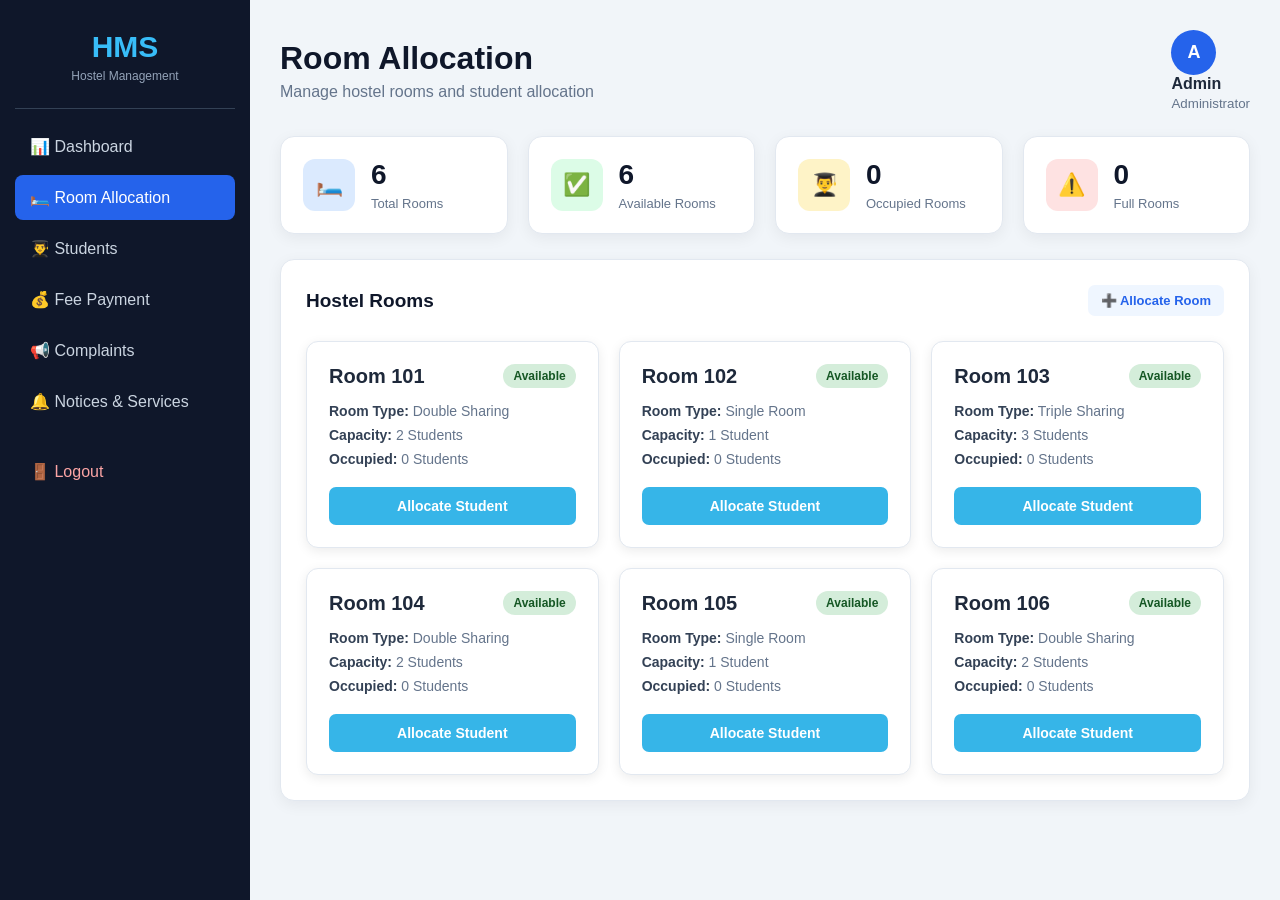
<file: pages/students.html>
<!DOCTYPE html>
<html lang="en">

<head>
    <meta charset="UTF-8">
    <meta name="viewport" content="width=device-width, initial-scale=1.0">

    <title>Room Allocation | Hostel Management System</title>

    <link rel="stylesheet" href="../css/style.css">

    <style>
        /* =========================
           ROOM ALLOCATION STYLES
           ========================= */

        .modal {
            display: none;
            position: fixed;
            z-index: 9999;
            left: 0;
            top: 0;
            width: 100%;
            height: 100%;
            background: rgba(0, 0, 0, 0.55);
            align-items: center;
            justify-content: center;
        }

        .modal-content {
            background: white;
            width: 90%;
            max-width: 500px;
            padding: 30px;
            border-radius: 12px;
            position: relative;
            box-shadow: 0 10px 40px rgba(0, 0, 0, 0.3);
        }

        .modal-content h2 {
            margin-bottom: 10px;
        }

        .modal-content label {
            display: block;
            margin-top: 15px;
            margin-bottom: 6px;
            font-weight: bold;
        }

        .modal-content input,
        .modal-content select {
            width: 100%;
            padding: 12px;
            border: 1px solid #ccc;
            border-radius: 6px;
            box-sizing: border-box;
        }

        .close {
            position: absolute;
            right: 20px;
            top: 10px;
            font-size: 30px;
            cursor: pointer;
        }

        .submit-btn {
            width: 100%;
            margin-top: 25px;
            padding: 13px;
            border: none;
            border-radius: 6px;
            background: #36b5e8;
            color: white;
            font-size: 16px;
            cursor: pointer;
        }

        .submit-btn:hover {
            background: #249dcc;
        }

        .message {
            margin-top: 15px;
            padding: 12px;
            border-radius: 6px;
            display: none;
        }

        .success {
            background: #d4edda;
            color: #155724;
        }

        .error {
            background: #f8d7da;
            color: #721c24;
        }

        /* Room cards */

        .room-grid {
            display: grid;
            grid-template-columns: repeat(auto-fit, minmax(260px, 1fr));
            gap: 20px;
            margin-top: 25px;
        }

        .room-card {
            background: white;
            padding: 22px;
            border-radius: 12px;
            box-shadow: 0 3px 12px rgba(0, 0, 0, 0.08);
        }

        .room-header {
            display: flex;
            justify-content: space-between;
            align-items: center;
            margin-bottom: 15px;
        }

        .room-header h3 {
            margin: 0;
        }

        .available,
        .occupied,
        .full {
            padding: 5px 10px;
            border-radius: 20px;
            font-size: 12px;
            font-weight: bold;
        }

        .available {
            background: #d4edda;
            color: #155724;
        }

        .occupied {
            background: #fff3cd;
            color: #856404;
        }

        .full {
            background: #f8d7da;
            color: #721c24;
        }

        .allocate-btn {
            width: 100%;
            margin-top: 12px;
            padding: 11px;
            border: none;
            border-radius: 7px;
            background: #36b5e8;
            color: white;
            cursor: pointer;
        }

        .allocate-btn:hover {
            background: #249dcc;
        }

        .full-btn {
            width: 100%;
            margin-top: 12px;
            padding: 11px;
            border: none;
            border-radius: 7px;
            background: #aaa;
            color: white;
            cursor: not-allowed;
        }

        .section-header {
            display: flex;
            justify-content: space-between;
            align-items: center;
            gap: 15px;
            margin-bottom: 20px;
            flex-wrap: wrap;
        }

        @media (max-width: 700px) {
            .sidebar {
                width: 200px;
            }

            .main-content {
                padding: 20px;
            }
        }
    </style>
</head>

<body>

    <!-- =========================
         SIDEBAR
         ========================= -->

    <div class="sidebar">

        <div class="logo">
            <h2>HMS</h2>
            <p>Hostel Management</p>
        </div>

        <ul class="menu">

            <li>
                <a href="dashboard.html">📊 Dashboard</a>
            </li>

            <li class="active">
                <a href="rooms.html">🛏️ Room Allocation</a>
            </li>

            <li>
                <a href="students.html">👨‍🎓 Students</a>
            </li>

            <li>
                <a href="fees.html">💰 Fee Payment</a>
            </li>

            <li>
                <a href="complaints.html">📢 Complaints</a>
            </li>

            <li>
                <a href="notices.html">🔔 Notices & Services</a>
            </li>

        </ul>

        <div class="logout">
            <a href="../index.html">🚪 Logout</a>
        </div>

    </div>


    <!-- =========================
         MAIN CONTENT
         ========================= -->

    <div class="main-content">

        <!-- TOP BAR -->

        <div class="topbar">

            <div>
                <h1>Room Allocation</h1>

                <p>
                    Manage hostel rooms and student allocation
                </p>
            </div>

            <div class="admin-profile">

                <div class="profile-icon">
                    A
                </div>

                <div>
                    <strong>Admin</strong>
                    <small>Administrator</small>
                </div>

            </div>

        </div>


        <!-- =========================
             ROOM SUMMARY
             ========================= -->

        <div class="dashboard-cards">

            <div class="card">

                <div class="card-icon blue">
                    🛏️
                </div>

                <div>
                    <h3 id="totalRooms">0</h3>
                    <p>Total Rooms</p>
                </div>

            </div>


            <div class="card">

                <div class="card-icon green">
                    ✅
                </div>

                <div>
                    <h3 id="availableRooms">0</h3>
                    <p>Available Rooms</p>
                </div>

            </div>


            <div class="card">

                <div class="card-icon orange">
                    👨‍🎓
                </div>

                <div>
                    <h3 id="occupiedRooms">0</h3>
                    <p>Occupied Rooms</p>
                </div>

            </div>


            <div class="card">

                <div class="card-icon red">
                    ⚠️
                </div>

                <div>
                    <h3 id="fullRooms">0</h3>
                    <p>Full Rooms</p>
                </div>

            </div>

        </div>


        <!-- =========================
             ROOM SECTION
             ========================= -->

        <div class="section-box room-section">

            <div class="section-header">

                <h2>Hostel Rooms</h2>

                <button
                    type="button"
                    onclick="openRoomForm()">

                    ➕ Allocate Room

                </button>

            </div>


            <!-- ROOM GRID -->

            <div class="room-grid" id="roomGrid">

            </div>

        </div>

    </div>


    <!-- =========================
         ALLOCATION MODAL
         ========================= -->

    <div class="modal" id="roomModal">

        <div class="modal-content">

            <span
                class="close"
                onclick="closeRoomForm()">

                &times;

            </span>


            <h2>Allocate Room</h2>

            <p>
                Allocate a hostel room to a registered student.
            </p>


            <form id="roomForm">

                <!-- STUDENT ID -->

                <label for="student_id">
                    Student ID
                </label>

                <input
                    type="text"
                    id="student_id"
                    name="student_id"
                    placeholder="Enter student ID"
                    required>


                <!-- ROOM ID -->

                <label for="room_id">
                    Room ID
                </label>

                <input
                    type="text"
                    id="room_id"
                    name="room_id"
                    placeholder="Enter room ID"
                    required>


                <!-- ROOM NUMBER -->

                <label for="room_number">
                    Room Number
                </label>

                <select
                    id="room_number"
                    name="room_number"
                    required>

                    <option value="">
                        Select Room
                    </option>

                </select>


                <!-- SUBMIT -->

                <button
                    type="submit"
                    class="submit-btn">

                    Allocate Room

                </button>


                <!-- MESSAGE -->

                <div
                    id="roomMessage"
                    class="message">
                </div>

            </form>

        </div>

    </div>


    <!-- =========================
         JAVASCRIPT
         ========================= -->

    <script>

        /* =========================
           DEFAULT ROOMS
           ========================= */

        let rooms = JSON.parse(
            localStorage.getItem("hms_rooms")
        );

        if (!rooms) {

            rooms = [

                {
                    id: "101",
                    type: "Double Sharing",
                    capacity: 2,
                    students: []
                },

                {
                    id: "102",
                    type: "Single Room",
                    capacity: 1,
                    students: []
                },

                {
                    id: "103",
                    type: "Triple Sharing",
                    capacity: 3,
                    students: []
                },

                {
                    id: "104",
                    type: "Double Sharing",
                    capacity: 2,
                    students: []
                },

                {
                    id: "105",
                    type: "Single Room",
                    capacity: 1,
                    students: []
                },

                {
                    id: "106",
                    type: "Double Sharing",
                    capacity: 2,
                    students: []
                }

            ];

            localStorage.setItem(
                "hms_rooms",
                JSON.stringify(rooms)
            );

        }


        /* =========================
           SAVE ROOMS
           ========================= */

        function saveRooms() {

            localStorage.setItem(
                "hms_rooms",
                JSON.stringify(rooms)
            );

        }


        /* =========================
           RENDER ROOMS
           ========================= */

        function renderRooms() {

            const container =
                document.getElementById("roomGrid");

            container.innerHTML = "";

            let available = 0;
            let occupied = 0;
            let full = 0;


            rooms.forEach(function(room) {

                const count = room.students.length;


                if (count < room.capacity) {
                    available++;
                }


                if (count > 0) {
                    occupied++;
                }


                if (count >= room.capacity) {
                    full++;
                }


                let status = "Available";
                let statusClass = "available";


                if (count >= room.capacity) {

                    status = "Full";
                    statusClass = "full";

                } else if (count > 0) {

                    status = "Occupied";
                    statusClass = "occupied";

                }


                const card =
                    document.createElement("div");

                card.className = "room-card";


                let studentHTML = "";


                room.students.forEach(function(student) {

                    studentHTML += `
                        <div style="
                            margin-top:10px;
                            padding:10px;
                            background:#f5f7fb;
                            border-radius:7px;
                        ">

                            👤 <strong>${student.name || student.id}</strong>

                            <br>

                            <small>
                                Student ID: ${student.id}
                            </small>

                            <br>

                            <button
                                type="button"
                                onclick="removeStudent('${room.id}', '${student.id}')"
                                style="
                                    margin-top:8px;
                                    padding:7px 10px;
                                    border:none;
                                    border-radius:5px;
                                    background:#e74c3c;
                                    color:white;
                                    cursor:pointer;
                                ">

                                Deallocate

                            </button>

                        </div>
                    `;

                });


                card.innerHTML = `

                    <div class="room-header">

                        <h3>
                            Room ${room.id}
                        </h3>

                        <span class="${statusClass}">
                            ${status}
                        </span>

                    </div>


                    <p>
                        <strong>Room Type:</strong>
                        ${room.type}
                    </p>


                    <p>
                        <strong>Capacity:</strong>
                        ${room.capacity}
                        Student${room.capacity > 1 ? "s" : ""}
                    </p>


                    <p>
                        <strong>Occupied:</strong>
                        ${count}
                        Student${count !== 1 ? "s" : ""}
                    </p>


                    ${studentHTML}


                    ${
                        count < room.capacity
                        ?
                        `
                            <button
                                type="button"
                                class="allocate-btn"
                                onclick="openRoomFormWithRoom('${room.id}')">

                                Allocate Student

                            </button>
                        `
                        :
                        `
                            <button
                                type="button"
                                class="full-btn"
                                disabled>

                                Room Full

                            </button>
                        `
                    }

                `;


                container.appendChild(card);

            });


            document.getElementById(
                "totalRooms"
            ).innerText = rooms.length;


            document.getElementById(
                "availableRooms"
            ).innerText = available;


            document.getElementById(
                "occupiedRooms"
            ).innerText = occupied;


            document.getElementById(
                "fullRooms"
            ).innerText = full;


            loadRoomOptions();

        }


        /* =========================
           LOAD ROOM OPTIONS
           ========================= */

        function loadRoomOptions() {

            const select =
                document.getElementById("room_number");


            select.innerHTML =
                '<option value="">Select Room</option>';


            rooms.forEach(function(room) {

                if (
                    room.students.length <
                    room.capacity
                ) {

                    const option =
                        document.createElement("option");


                    option.value = room.id;


                    option.textContent =
                        "Room " +
                        room.id +
                        " - " +
                        room.type +
                        " (" +
                        (
                            room.capacity -
                            room.students.length
                        ) +
                        " available)";


                    select.appendChild(option);

                }

            });

        }


        /* =========================
           OPEN MODAL
           ========================= */

        function openRoomForm() {

            document.getElementById(
                "roomModal"
            ).style.display = "flex";


            document.getElementById(
                "roomMessage"
            ).style.display = "none";

        }


        /* =========================
           OPEN MODAL WITH ROOM
           ========================= */

        function openRoomFormWithRoom(roomNumber) {

            document.getElementById(
                "roomModal"
            ).style.display = "flex";


            document.getElementById(
                "roomMessage"
            ).style.display = "none";


            document.getElementById(
                "room_number"
            ).value = roomNumber;


            document.getElementById(
                "room_id"
            ).value = roomNumber;

        }


        /* =========================
           CLOSE MODAL
           ========================= */

        function closeRoomForm() {

            document.getElementById(
                "roomModal"
            ).style.display = "none";

        }


        /* =========================
           CLICK OUTSIDE MODAL
           ========================= */

        window.addEventListener(
            "click",
            function(event) {

                const modal =
                    document.getElementById(
                        "roomModal"
                    );


                if (event.target === modal) {

                    closeRoomForm();

                }

            }
        );


        /* =========================
           ROOM FORM SUBMIT
           ========================= */

        document
            .getElementById("roomForm")
            .addEventListener(
                "submit",
                function(event) {

                    event.preventDefault();


                    const studentId =
                        document
                            .getElementById("student_id")
                            .value
                            .trim();


                    const roomId =
                        document
                            .getElementById("room_id")
                            .value
                            .trim();


                    const roomNumber =
                        document
                            .getElementById("room_number")
                            .value;


                    if (!studentId) {

                        showMessage(
                            "Please enter Student ID.",
                            false
                        );

                        return;

                    }


                    if (!roomId) {

                        showMessage(
                            "Please enter Room ID.",
                            false
                        );

                        return;

                    }


                    if (!roomNumber) {

                        showMessage(
                            "Please select a room.",
                            false
                        );

                        return;

                    }


                    const room =
                        rooms.find(
                            function(r) {
                                return r.id === roomNumber;
                            }
                        );


                    if (!room) {

                        showMessage(
                            "Room not found.",
                            false
                        );

                        return;

                    }


                    if (
                        room.students.length >=
                        room.capacity
                    ) {

                        showMessage(
                            "This room is full.",
                            false
                        );

                        return;

                    }


                    /* Check duplicate student */

                    const alreadyAllocated =
                        rooms.some(
                            function(r) {

                                return r.students.some(
                                    function(student) {

                                        return student.id === studentId;

                                    }
                                );

                            }
                        );


                    if (alreadyAllocated) {

                        showMessage(
                            "This student is already allocated to a room.",
                            false
                        );

                        return;

                    }


                    /*
                       Add student locally.
                       Backend can also be called below.
                    */

                    room.students.push({

                        id: studentId,

                        name: studentId

                    });


                    saveRooms();

                    renderRooms();


                    showMessage(
                        "Room allocated successfully!",
                        true
                    );


                    setTimeout(
                        function() {

                            closeRoomForm();

                            document
                                .getElementById("roomForm")
                                .reset();

                        },
                        1000
                    );

                }
            );


        /* =========================
           REMOVE STUDENT
           ========================= */

        function removeStudent(
            roomId,
            studentId
        ) {

            if (
                !confirm(
                    "Remove this student from the room?"
                )
            ) {

                return;

            }


            const room =
                rooms.find(
                    function(r) {
                        return r.id === roomId;
                    }
                );


            if (!room) {
                return;
            }


            room.students =
                room.students.filter(
                    function(student) {

                        return student.id !== studentId;

                    }
                );


            saveRooms();

            renderRooms();


            alert(
                "Student deallocated successfully."
            );

        }


        /* =========================
           SHOW MESSAGE
           ========================= */

        function showMessage(
            text,
            success
        ) {

            const message =
                document.getElementById(
                    "roomMessage"
                );


            message.innerText = text;

            message.style.display = "block";


            if (success) {

                message.className =
                    "message success";

            } else {

                message.className =
                    "message error";

            }

        }


        /* =========================
           INITIAL LOAD
           ========================= */

        renderRooms();

    </script>

</body>

</html>
</file>
<file: css/style.css>
/* =========================================================
   HOSTEL MANAGEMENT SYSTEM
   CLEAN UNIFIED CSS
   ========================================================= */

/* ---------- RESET ---------- */

* {
    margin: 0;
    padding: 0;
    box-sizing: border-box;
}

html {
    width: 100%;
    min-height: 100%;
}

body {
    width: 100%;
    min-height: 100vh;
    font-family: Arial, Helvetica, sans-serif;
    background: #f1f5f9;
    color: #1e293b;
}

/* =========================================================
   LOGIN
   ========================================================= */

.login-page {
    min-height: 100vh;
    display: flex;
    align-items: center;
    justify-content: center;
    background: linear-gradient(135deg, #0f172a, #1e3a8a, #2563eb);
}

.login-container {
    width: 100%;
    max-width: 430px;
    padding: 20px;
    display: flex;
    justify-content: center;
    align-items: center;
}

.login-card {
    width: 100%;
    background: white;
    padding: 40px;
    border-radius: 20px;
    box-shadow: 0 20px 50px rgba(0, 0, 0, 0.25);
    text-align: center;
}

.login-logo h1 {
    color: #2563eb;
    font-size: 42px;
    margin-bottom: 5px;
}

.login-logo p {
    color: #64748b;
    font-size: 14px;
}

.login-card h1 {
    text-align: center;
    color: #2563eb;
    margin-bottom: 10px;
}

.login-card h2 {
    text-align: center;
    margin: 25px 0 8px;
    color: #0f172a;
}

.login-card p {
    text-align: center;
    color: #64748b;
    margin-bottom: 25px;
}

.login-subtitle {
    color: #64748b;
    margin-bottom: 30px;
}

.login-card form {
    text-align: left;
}

.login-card label,
.form-group label {
    display: block;
    margin-bottom: 7px;
    font-weight: bold;
    color: #334155;
}

.login-card input,
.form-group input,
.form-group select,
.form-group textarea {
    width: 100%;
    padding: 13px;
    border: 1px solid #cbd5e1;
    border-radius: 8px;
    font-size: 15px;
    outline: none;
    background: white;
}

.login-card input {
    margin-bottom: 18px;
}

.login-card input:focus,
.form-group input:focus,
.form-group select:focus,
.form-group textarea:focus {
    border-color: #2563eb;
    box-shadow: 0 0 0 3px rgba(37, 99, 235, 0.1);
}

.login-options {
    display: flex;
    justify-content: space-between;
    align-items: center;
    margin-bottom: 25px;
    font-size: 13px;
}

.remember-me {
    display: flex;
    align-items: center;
    gap: 6px;
    color: #64748b;
}

.forgot-password {
    color: #2563eb;
    text-decoration: none;
}

.forgot-password:hover {
    text-decoration: underline;
}

.login-btn {
    width: 100%;
    padding: 14px;
    border: none;
    border-radius: 8px;
    background: linear-gradient(135deg, #2563eb, #0284c7);
    color: white;
    font-size: 16px;
    font-weight: bold;
    cursor: pointer;
    transition: 0.2s;
}

.login-btn:hover {
    background: #1d4ed8;
    transform: translateY(-1px);
}

.login-message,
#loginMessage {
    text-align: center;
    margin-top: 15px;
    font-size: 14px;
}

/* =========================================================
   SIDEBAR
   ========================================================= */

.sidebar {
    position: fixed;
    left: 0;
    top: 0;
    width: 250px;
    height: 100vh;
    background: #0f172a;
    color: white;
    overflow-y: auto;
    z-index: 1000;
    padding: 20px 15px;
}

.logo {
    text-align: center;
    padding: 10px 5px 25px;
    margin-bottom: 15px;
    border-bottom: 1px solid #334155;
}

.logo h2 {
    font-size: 30px;
    color: #38bdf8;
    margin-bottom: 5px;
}

.logo p {
    font-size: 12px;
    color: #94a3b8;
}

.menu,
.sidebar .menu,
.sidebar .nav {
    list-style: none;
    padding: 0;
    margin: 0;
}

.menu li,
.sidebar .menu li {
    margin: 6px 0;
}

.menu li a,
.sidebar .menu a,
.sidebar .nav a {
    display: block;
    padding: 13px 15px;
    color: #cbd5e1;
    text-decoration: none;
    border-radius: 8px;
    transition: 0.2s;
}

.menu li a:hover,
.sidebar .menu a:hover,
.sidebar .nav a:hover {
    background: #1e293b;
    color: white;
}

.menu li.active a,
.sidebar .menu li.active a,
.sidebar .nav a.active {
    background: #2563eb;
    color: white;
}

/* Logout */

.logout {
    margin-top: 25px;
}

.logout a {
    display: block;
    padding: 13px 15px;
    color: #fca5a5;
    text-decoration: none;
    border-radius: 8px;
}

.logout a:hover {
    background: #7f1d1d;
    color: white;
}

/* =========================================================
   MAIN CONTENT
   ========================================================= */

.main-content {
    margin-left: 250px;
    width: calc(100% - 250px);
    min-height: 100vh;
    padding: 30px;
    background: #f1f5f9;
}

.content {
    width: 100%;
    max-width: 1600px;
    margin: 0 auto;
}

.layout {
    width: 100%;
    min-height: 100vh;
}

.layout .main {
    margin-left: 250px;
    width: calc(100% - 250px);
    min-height: 100vh;
    padding: 30px;
    background: #f1f5f9;
}

/* =========================================================
   TOP BAR / HEADER
   ========================================================= */

.topbar,
.header {
    width: 100%;
    display: flex;
    align-items: center;
    justify-content: space-between;
    gap: 20px;
    margin-bottom: 25px;
}

.topbar h1,
.header h1 {
    color: #0f172a;
    margin: 0 0 6px;
}

.topbar p,
.header p {
    color: #64748b;
}

.admin {
    color: #334155;
    text-align: right;
}

.admin-profile small {
    display: block;
    margin-top: 3px;
    color: #64748b;
}

.profile-icon {
    width: 45px;
    height: 45px;
    display: flex;
    align-items: center;
    justify-content: center;
    border-radius: 50%;
    background: #2563eb;
    color: white;
    font-weight: bold;
    font-size: 18px;
}

/* =========================================================
   DASHBOARD CARDS
   ========================================================= */

.dashboard-cards,
.cards {
    display: grid;
    grid-template-columns: repeat(4, minmax(0, 1fr));
    gap: 20px;
    width: 100%;
    margin-bottom: 25px;
}

.dashboard-cards .card,
.cards .card {
    width: 100%;
    min-width: 0;
    margin: 0;
    padding: 22px;
    background: white;
    border-radius: 14px;
    border: 1px solid #e2e8f0;
    box-shadow: 0 4px 15px rgba(15, 23, 42, 0.06);
}

.dashboard-cards .card {
    display: flex;
    align-items: center;
    gap: 16px;
}

.dashboard-cards .card h3 {
    margin: 0 0 5px;
    font-size: 28px;
    color: #0f172a;
}

.dashboard-cards .card p {
    margin: 0;
    color: #64748b;
    font-size: 13px;
}

.cards .card h2 {
    margin: 0 0 7px;
    color: #2563eb;
}

.card {
    background: white;
    border-radius: 12px;
    padding: 25px;
    margin-bottom: 25px;
    box-shadow: 0 4px 15px rgba(0, 0, 0, 0.06);
}

.card h2 {
    margin-bottom: 20px;
    color: #0f172a;
}

.card-icon {
    width: 52px;
    height: 52px;
    flex-shrink: 0;
    display: flex;
    align-items: center;
    justify-content: center;
    border-radius: 12px;
    font-size: 22px;
}

.blue {
    background: #dbeafe;
}

.green {
    background: #dcfce7;
}

.orange {
    background: #fef3c7;
}

.red {
    background: #fee2e2;
}

/* =========================================================
   DASHBOARD SECTIONS
   ========================================================= */

.dashboard-sections {
    display: grid;
    grid-template-columns: 2fr 1fr;
    gap: 20px;
    width: 100%;
    margin-bottom: 25px;
}

.section-box,
.section {
    background: white;
    padding: 25px;
    border-radius: 14px;
    border: 1px solid #e2e8f0;
    box-shadow: 0 4px 15px rgba(15, 23, 42, 0.06);
}

.section-header {
    display: flex;
    align-items: center;
    justify-content: space-between;
    gap: 15px;
    margin-bottom: 18px;
}

.section-header h2 {
    margin: 0;
    font-size: 19px;
    color: #0f172a;
}

.section-header button,
.view-all {
    padding: 8px 13px;
    border-radius: 7px;
    background: #eff6ff;
    color: #2563eb;
    text-decoration: none;
    border: none;
    font-size: 13px;
    cursor: pointer;
}

.section-header button:hover,
.view-all:hover {
    background: #2563eb;
    color: white;
}

/* =========================================================
   ACTIVITIES
   ========================================================= */

.activity {
    display: flex;
    align-items: center;
    gap: 15px;
    padding: 15px 0;
    border-bottom: 1px solid #e2e8f0;
}

.activity:last-child {
    border-bottom: none;
}

.activity-icon {
    width: 38px;
    height: 38px;
    display: flex;
    align-items: center;
    justify-content: center;
    background: #eff6ff;
    border-radius: 9px;
    font-size: 20px;
    flex-shrink: 0;
}

.activity strong {
    color: #334155;
}

.activity p {
    margin: 4px 0 0;
    color: #64748b;
    font-size: 13px;
}

.activity small {
    margin-left: auto;
    color: #94a3b8;
    white-space: nowrap;
}

/* =========================================================
   QUICK ACTIONS
   ========================================================= */

.quick-actions {
    display: grid;
    gap: 12px;
}

.action-btn {
    display: flex;
    align-items: center;
    justify-content: center;
    min-height: 48px;
    padding: 12px;
    text-align: center;
    text-decoration: none;
    background: #f8fafc;
    color: #2563eb;
    border: 1px solid #dbeafe;
    border-radius: 9px;
    font-weight: 600;
    font-size: 13px;
    transition: 0.2s;
}

.action-btn:hover {
    background: #2563eb;
    color: white;
}

/* =========================================================
   HOSTEL NOTICES ON DASHBOARD
   ========================================================= */

.hostel-notices {
    width: 100%;
    margin-top: 24px;
    margin-bottom: 25px;
}

.dashboard-notice-list {
    display: flex;
    flex-direction: column;
    gap: 14px;
}

.dashboard-notice {
    display: flex;
    align-items: flex-start;
    gap: 16px;
    padding: 18px;
    border: 1px solid #e5e7eb;
    border-radius: 12px;
    background: #ffffff;
}

.notice-icon {
    width: 42px;
    height: 42px;
    display: flex;
    align-items: center;
    justify-content: center;
    border-radius: 10px;
    font-size: 22px;
    flex-shrink: 0;
    background: #eff6ff;
}

.maintenance-icon {
    background: #fff0d9;
}

.service-icon {
    background: #dcfce7;
}

.important-icon {
    background: #fee2e2;
}

.notice-content {
    flex: 1;
    min-width: 0;
}

.notice-content h3 {
    margin: 0 0 6px;
    font-size: 17px;
    color: #1e293b;
}

.notice-content p {
    margin: 0 0 8px;
    color: #64748b;
    font-size: 14px;
}

.notice-content small {
    color: #94a3b8;
    font-size: 13px;
}

/* =========================================================
   GENERAL FORMS
   ========================================================= */

form {
    width: 100%;
}

.form-row {
    width: 100%;
    display: flex;
    flex-wrap: wrap;
    gap: 20px;
    margin-bottom: 5px;
}

.form-group {
    flex: 1 1 250px;
    min-width: 220px;
    display: flex;
    flex-direction: column;
}

.form-group.full-width,
.full-width {
    flex: 1 1 100%;
    width: 100%;
}

.form-group textarea {
    min-height: 120px;
    resize: vertical;
}

/* =========================================================
   BUTTONS
   ========================================================= */

button {
    border: none;
    padding: 11px 18px;
    border-radius: 7px;
    background: #2563eb;
    color: white;
    font-size: 14px;
    font-weight: bold;
    cursor: pointer;
}

button:hover {
    background: #1d4ed8;
}

.btn-primary {
    background: #2563eb;
}

.btn-success {
    background: #16a34a;
}

.btn-danger,
button.danger {
    background: #dc2626;
}

.btn-warning {
    background: #f59e0b;
}

button.gray {
    background: #64748b;
}

/* =========================================================
   ROOM ALLOCATION
   ========================================================= */

.rooms {
    display: grid;
    grid-template-columns: repeat(3, minmax(0, 1fr));
    gap: 20px;
    width: 100%;
}

.room {
    width: 100%;
    min-width: 0;
    background: #f8fafc;
    border: 1px solid #e2e8f0;
    border-radius: 12px;
    padding: 20px;
}

.room h2 {
    margin: 0 0 15px;
    color: #0f172a;
}

.room p {
    margin: 8px 0;
    color: #64748b;
}

.room button {
    margin-top: 8px;
}

.room-grid {
    display: grid;
    grid-template-columns: repeat(2, 1fr);
    gap: 20px;
}

.room-card {
    border: 1px solid #e2e8f0;
    border-radius: 10px;
    padding: 20px;
    transition: 0.3s;
}

.room-card:hover {
    box-shadow: 0 5px 15px rgba(0, 0, 0, 0.08);
    transform: translateY(-3px);
}

.room-header {
    display: flex;
    justify-content: space-between;
    align-items: center;
    margin-bottom: 15px;
}

.room-header h3 {
    color: #1e293b;
    font-size: 20px;
}

.room-card p {
    color: #64748b;
    margin: 8px 0;
    font-size: 14px;
}

.room-card strong {
    color: #334155;
}

.badge,
.available,
.occupied {
    display: inline-block;
    padding: 6px 12px;
    border-radius: 20px;
    font-size: 12px;
    font-weight: bold;
}

.available {
    background: #dcfce7;
    color: #15803d;
}

.occupied,
.full {
    background: #fee2e2;
    color: #dc2626;
}

.allocate-btn {
    width: 100%;
    margin-top: 15px;
    padding: 11px;
    border: none;
    border-radius: 6px;
    background: #38bdf8;
    color: white;
    cursor: pointer;
    font-size: 14px;
}

.allocate-btn:hover {
    background: #0284c7;
}

.full-btn {
    width: 100%;
    margin-top: 15px;
    padding: 11px;
    border: none;
    border-radius: 6px;
    background: #e2e8f0;
    color: #64748b;
    cursor: not-allowed;
}

/* =========================================================
   MODAL
   ========================================================= */

.modal {
    position: fixed;
    inset: 0;
    width: 100%;
    height: 100%;
    background: rgba(15, 23, 42, 0.65);
    display: none;
    align-items: center;
    justify-content: center;
    padding: 20px;
    z-index: 5000;
}

.modal-content,
.modal-box {
    width: 100%;
    max-width: 430px;
    max-height: 90vh;
    overflow-y: auto;
    background: white;
    padding: 30px;
    border-radius: 15px;
    position: relative;
}

.modal-content h2,
.modal-box h2 {
    color: #1e293b;
    margin-bottom: 20px;
}

.modal-content label,
.modal-box label {
    margin: 10px 0 6px;
    color: #334155;
    font-size: 14px;
    font-weight: bold;
}

.modal-content input,
.modal-content select,
.modal-box input,
.modal-box select {
    width: 100%;
    padding: 12px;
    margin: 8px 0 18px;
    border: 1px solid #cbd5e1;
    border-radius: 7px;
    outline: none;
}

.close {
    position: absolute;
    right: 20px;
    top: 15px;
    font-size: 28px;
    color: #64748b;
    cursor: pointer;
}

.close:hover {
    color: #ef4444;
}

.submit-btn {
    width: 100%;
    margin-top: 20px;
    padding: 12px;
    border: none;
    border-radius: 6px;
    background: #38bdf8;
    color: white;
    font-size: 15px;
    cursor: pointer;
}

.submit-btn:hover {
    background: #0284c7;
}

/* =========================================================
   STUDENT REGISTRATION
   ========================================================= */

.registration-box {
    background: white;
    padding: 30px;
    border-radius: 12px;
    box-shadow: 0 3px 10px rgba(0, 0, 0, 0.08);
}

.registration-header {
    display: flex;
    justify-content: space-between;
    align-items: center;
    border-bottom: 1px solid #e2e8f0;
    padding-bottom: 20px;
    margin-bottom: 25px;
}

.registration-header h2 {
    color: #1e293b;
    font-size: 22px;
}

.registration-header p {
    color: #64748b;
    margin-top: 6px;
    font-size: 14px;
}

.form-icon {
    width: 55px;
    height: 55px;
    border-radius: 10px;
    background: #dbeafe;
    display: flex;
    justify-content: center;
    align-items: center;
    font-size: 28px;
}

.form-section-title {
    color: #1e293b;
    font-size: 17px;
    margin: 25px 0 18px;
    padding-bottom: 8px;
    border-bottom: 2px solid #e0f2fe;
}

.form-grid {
    display: grid;
    grid-template-columns: repeat(2, 1fr);
    gap: 20px;
}

.form-buttons {
    display: flex;
    justify-content: flex-end;
    gap: 15px;
    margin-top: 30px;
    padding-top: 20px;
    border-top: 1px solid #e2e8f0;
}

.clear-btn {
    padding: 12px 22px;
    border: 1px solid #cbd5e1;
    border-radius: 6px;
    background: white;
    color: #64748b;
    cursor: pointer;
    font-size: 14px;
}

.clear-btn:hover {
    background: #f1f5f9;
}

.register-btn {
    padding: 12px 25px;
    border: none;
    border-radius: 6px;
    background: #38bdf8;
    color: white;
    cursor: pointer;
    font-size: 14px;
}

.register-btn:hover {
    background: #0284c7;
}

/* =========================================================
   TABLES
   ========================================================= */

.table-container {
    width: 100%;
    overflow-x: auto;
    background: white;
    border-radius: 10px;
}

table {
    width: 100%;
    min-width: 650px;
    border-collapse: collapse;
}

thead {
    background: #f8fafc;
}

th {
    padding: 14px;
    text-align: left;
    font-size: 13px;
    color: #475569;
    border-bottom: 1px solid #e2e8f0;
}

td {
    padding: 14px;
    border-bottom: 1px solid #e2e8f0;
    font-size: 14px;
    color: #475569;
}

tr:hover {
    background: #f8fafc;
}

/* =========================================================
   FEE PAYMENT
   ========================================================= */

.payment-section {
    margin-top: 25px;
}

.payment-tools {
    display: flex;
    gap: 15px;
    margin-bottom: 20px;
}

.payment-tools input {
    flex: 1;
    padding: 12px;
    border: 1px solid #cbd5e1;
    border-radius: 6px;
    outline: none;
}

.payment-tools select {
    width: 160px;
    padding: 12px;
    border: 1px solid #cbd5e1;
    border-radius: 6px;
    outline: none;
}

.payment-tools input:focus,
.payment-tools select:focus {
    border-color: #38bdf8;
}

.paid-status,
.pending-status {
    padding: 6px 12px;
    border-radius: 20px;
    font-size: 12px;
    font-weight: bold;
}

.paid-status {
    background: #dcfce7;
    color: #15803d;
}

.pending-status {
    background: #ffedd5;
    color: #c2410c;
}

.view-btn {
    padding: 7px 14px;
    border: none;
    border-radius: 5px;
    background: #e0f2fe;
    color: #0284c7;
    cursor: pointer;
}

.view-btn:hover {
    background: #bae6fd;
}

/* =========================================================
   COMPLAINT MANAGEMENT
   ========================================================= */

.complaint-section {
    margin-top: 25px;
}

.complaint-tools {
    display: flex;
    gap: 15px;
    margin-bottom: 20px;
}

.complaint-tools input {
    flex: 1;
    padding: 12px;
    border: 1px solid #cbd5e1;
    border-radius: 6px;
    outline: none;
}

.complaint-tools select {
    width: 160px;
    padding: 12px;
    border: 1px solid #cbd5e1;
    border-radius: 6px;
    outline: none;
}

.complaint-list {
    display: grid;
    gap: 18px;
}

.complaint-card {
    border: 1px solid #e2e8f0;
    border-radius: 10px;
    padding: 20px;
    transition: 0.3s;
    background: white;
}

.complaint-card:hover {
    box-shadow: 0 5px 15px rgba(0, 0, 0, 0.08);
}

.complaint-top {
    display: flex;
    justify-content: space-between;
    align-items: flex-start;
}

.complaint-top h3 {
    color: #1e293b;
    margin-bottom: 5px;
}

.complaint-top p {
    color: #94a3b8;
    font-size: 13px;
}

.complaint-info {
    display: flex;
    gap: 30px;
    margin: 18px 0;
    flex-wrap: wrap;
}

.complaint-info p {
    color: #64748b;
    font-size: 14px;
}

.complaint-description {
    color: #475569;
    background: #f8fafc;
    padding: 12px;
    border-radius: 6px;
    font-size: 14px;
}

.complaint-pending,
.complaint-progress,
.complaint-resolved {
    padding: 6px 12px;
    border-radius: 20px;
    font-size: 12px;
    font-weight: bold;
}

.complaint-pending {
    background: #ffedd5;
    color: #c2410c;
}

.complaint-progress {
    background: #dbeafe;
    color: #1d4ed8;
}

.complaint-resolved {
    background: #dcfce7;
    color: #15803d;
}

.complaint-actions {
    display: flex;
    gap: 10px;
    margin-top: 15px;
}

.resolve-btn,
.progress-btn,
.resolved-btn {
    padding: 8px 15px;
    border: none;
    border-radius: 5px;
    cursor: pointer;
}

.resolve-btn {
    background: #dcfce7;
    color: #15803d;
}

.progress-btn {
    background: #dbeafe;
    color: #1d4ed8;
}

.resolved-btn {
    background: #e2e8f0;
    color: #64748b;
    cursor: not-allowed;
}

/* =========================================================
   HOSTEL NOTICES & SERVICES
   ========================================================= */

.notices-section {
    margin-top: 25px;
}

.notice-tools {
    display: flex;
    gap: 15px;
    margin-bottom: 20px;
}

.notice-tools input {
    flex: 1;
    padding: 12px;
    border: 1px solid #cbd5e1;
    border-radius: 6px;
    outline: none;
}

.notice-tools select {
    width: 180px;
    padding: 12px;
    border: 1px solid #cbd5e1;
    border-radius: 6px;
    outline: none;
}

.notice-list {
    display: grid;
    gap: 18px;
}

.notice-card {
    border: 1px solid #e2e8f0;
    border-radius: 10px;
    padding: 20px;
    transition: 0.3s;
    background: white;
}

.notice-card:hover {
    box-shadow: 0 5px 15px rgba(0, 0, 0, 0.08);
}

.important-notice {
    border-left: 5px solid #ef4444;
}

.notice-header {
    display: flex;
    justify-content: space-between;
    align-items: flex-start;
    gap: 20px;
}

.notice-header h3 {
    color: #1e293b;
    margin-top: 10px;
}

.notice-category {
    display: inline-block;
    padding: 6px 12px;
    border-radius: 20px;
    font-size: 12px;
    font-weight: bold;
}

.maintenance {
    background: #dbeafe;
    color: #1d4ed8;
}

.services {
    background: #dcfce7;
    color: #15803d;
}

.rules {
    background: #fef3c7;
    color: #b45309;
}

.priority-high,
.priority-normal {
    padding: 6px 12px;
    border-radius: 20px;
    font-size: 12px;
    font-weight: bold;
}

.priority-high {
    background: #fee2e2;
    color: #dc2626;
}

.priority-normal {
    background: #f1f5f9;
    color: #64748b;
}

.notice-description {
    margin: 18px 0;
    padding: 14px;
    background: #f8fafc;
    border-radius: 6px;
    color: #475569;
    line-height: 1.6;
}

.notice-footer {
    display: flex;
    gap: 25px;
    color: #94a3b8;
    font-size: 13px;
}

/* =========================================================
   STATUS
   ========================================================= */

.status-paid {
    background: #dcfce7;
    color: #166534;
}

.status-pending {
    background: #fef3c7;
    color: #92400e;
}

.status-active {
    background: #dbeafe;
    color: #1e40af;
}

.status-resolved {
    background: #dcfce7;
    color: #166534;
}

/* =========================================================
   MESSAGES
   ========================================================= */

.message {
    padding: 12px 15px;
    margin-bottom: 15px;
    border-radius: 8px;
    background: #eff6ff;
    color: #1d4ed8;
}

.error {
    background: #fee2e2;
    color: #991b1b;
}

.success {
    background: #dcfce7;
    color: #166534;
}

/* =========================================================
   RESPONSIVE DESIGN
   ========================================================= */

@media (max-width: 1100px) {
    .dashboard-cards,
    .cards {
        grid-template-columns: repeat(2, minmax(0, 1fr));
    }

    .rooms {
        grid-template-columns: repeat(2, minmax(0, 1fr));
    }
}

@media (max-width: 850px) {
    .sidebar {
        width: 210px;
    }

    .main-content,
    .layout .main {
        margin-left: 210px;
        width: calc(100% - 210px);
        padding: 20px;
    }

    .dashboard-sections {
        grid-template-columns: 1fr;
    }
}

@media (max-width: 800px) {
    .room-grid,
    .form-grid {
        grid-template-columns: 1fr;
    }
}

@media (max-width: 700px) {
    .sidebar,
    .layout > .sidebar {
        position: relative;
        width: 100%;
        height: auto;
    }

    .main-content,
    .layout .main {
        margin-left: 0;
        width: 100%;
        padding: 18px;
    }

    .topbar,
    .header {
        align-items: flex-start;
        flex-direction: column;
    }

    .admin {
        text-align: left;
    }

    .dashboard-cards,
    .cards {
        grid-template-columns: 1fr;
    }

    .rooms {
        grid-template-columns: 1fr;
    }

    .dashboard-sections {
        grid-template-columns: 1fr;
    }

    .quick-actions {
        grid-template-columns: 1fr;
    }

    .form-row {
        flex-direction: column;
    }

    .form-group {
        width: 100%;
        flex: 1 1 100%;
    }

    .payment-tools,
    .complaint-tools,
    .notice-tools {
        flex-direction: column;
    }

    .payment-tools select,
    .complaint-tools select,
    .notice-tools select {
        width: 100%;
    }

    .complaint-info {
        flex-direction: column;
        gap: 8px;
    }

    .notice-header {
        flex-direction: column;
    }

    .dashboard-notice {
        padding: 14px;
    }

    .notice-content h3 {
        font-size: 15px;
    }

    .notice-content p {
        font-size: 13px;
    }

    .login-card {
        padding: 30px 22px;
    }
}

@media (max-width: 450px) {
    .main-content,
    .layout .main {
        padding: 12px;
    }

    .section,
    .section-box,
    .card {
        padding: 17px;
    }

    .activity small {
        display: none;
    }

    table {
        min-width: 600px;
    }

    .form-buttons {
        flex-direction: column;
    }

    .form-buttons button {
        width: 100%;
    }

    .login-card {
        padding: 25px 18px;
    }
}
</file>
